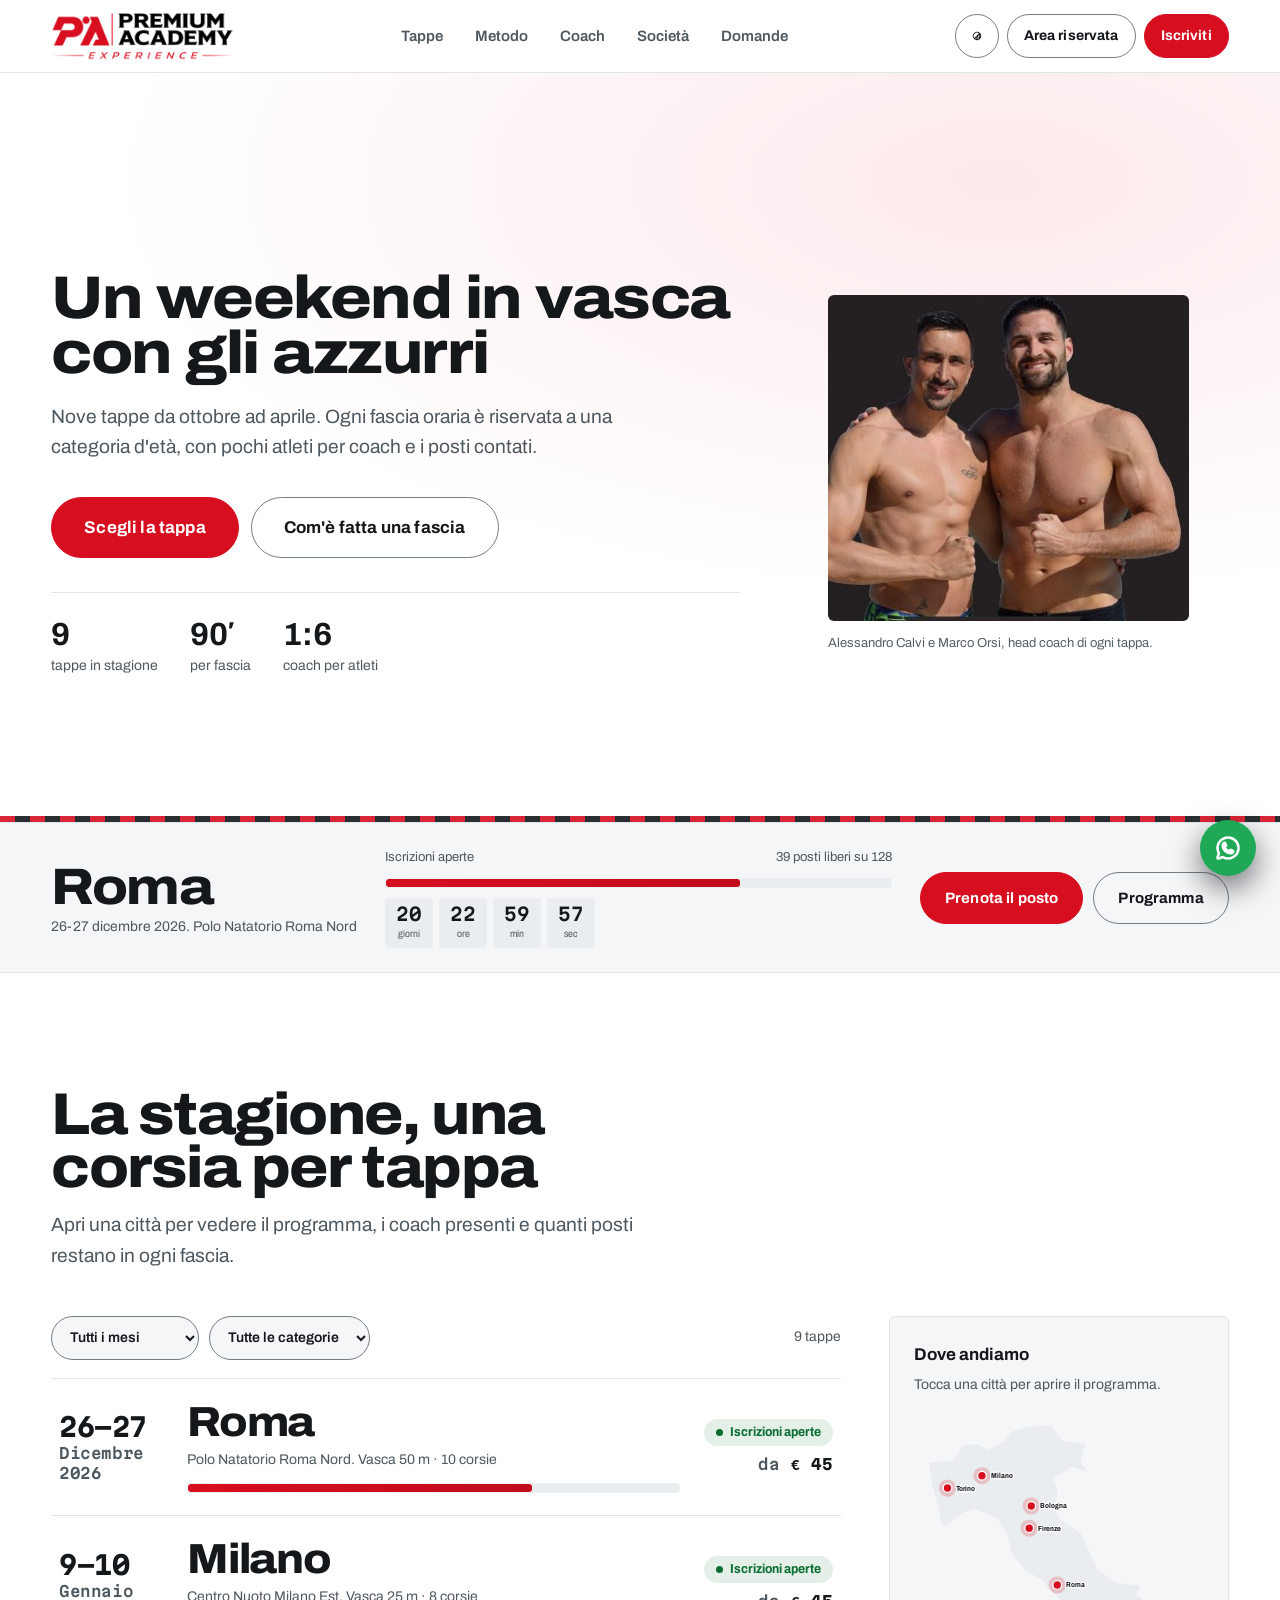
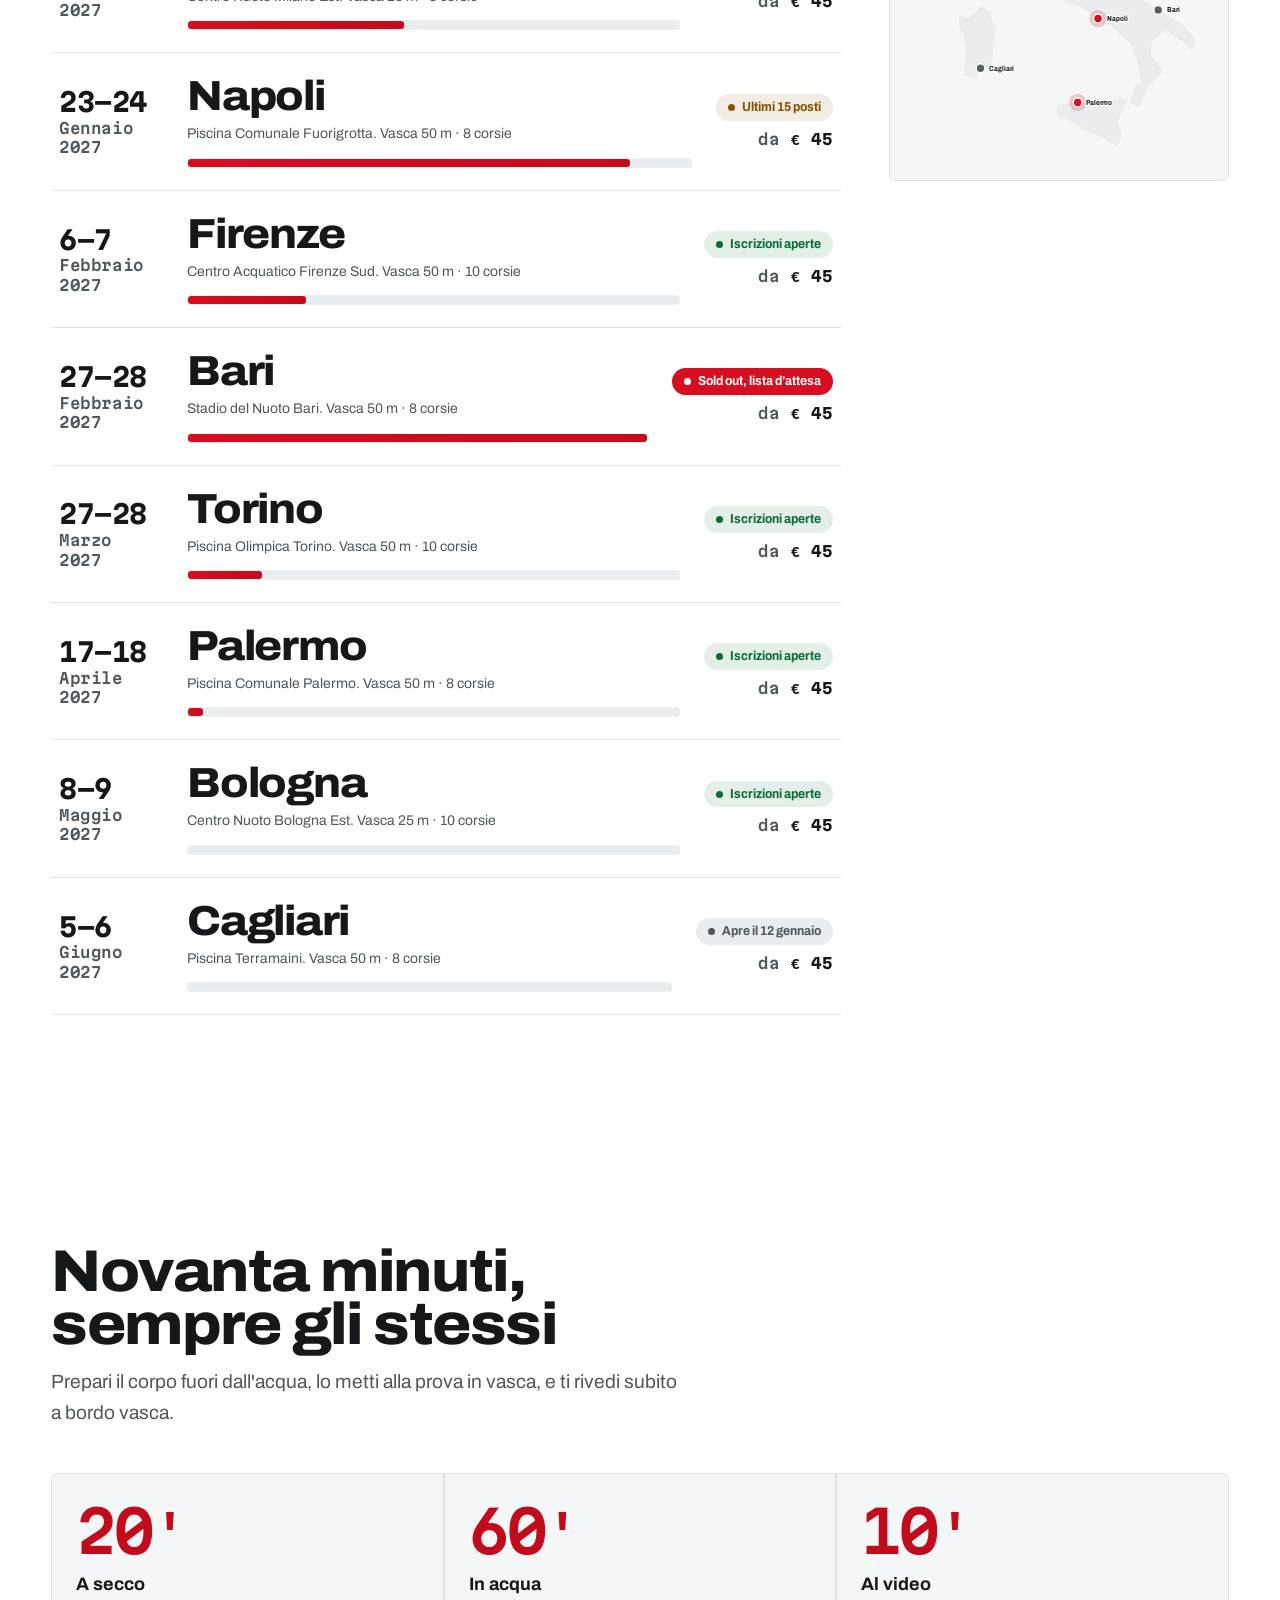
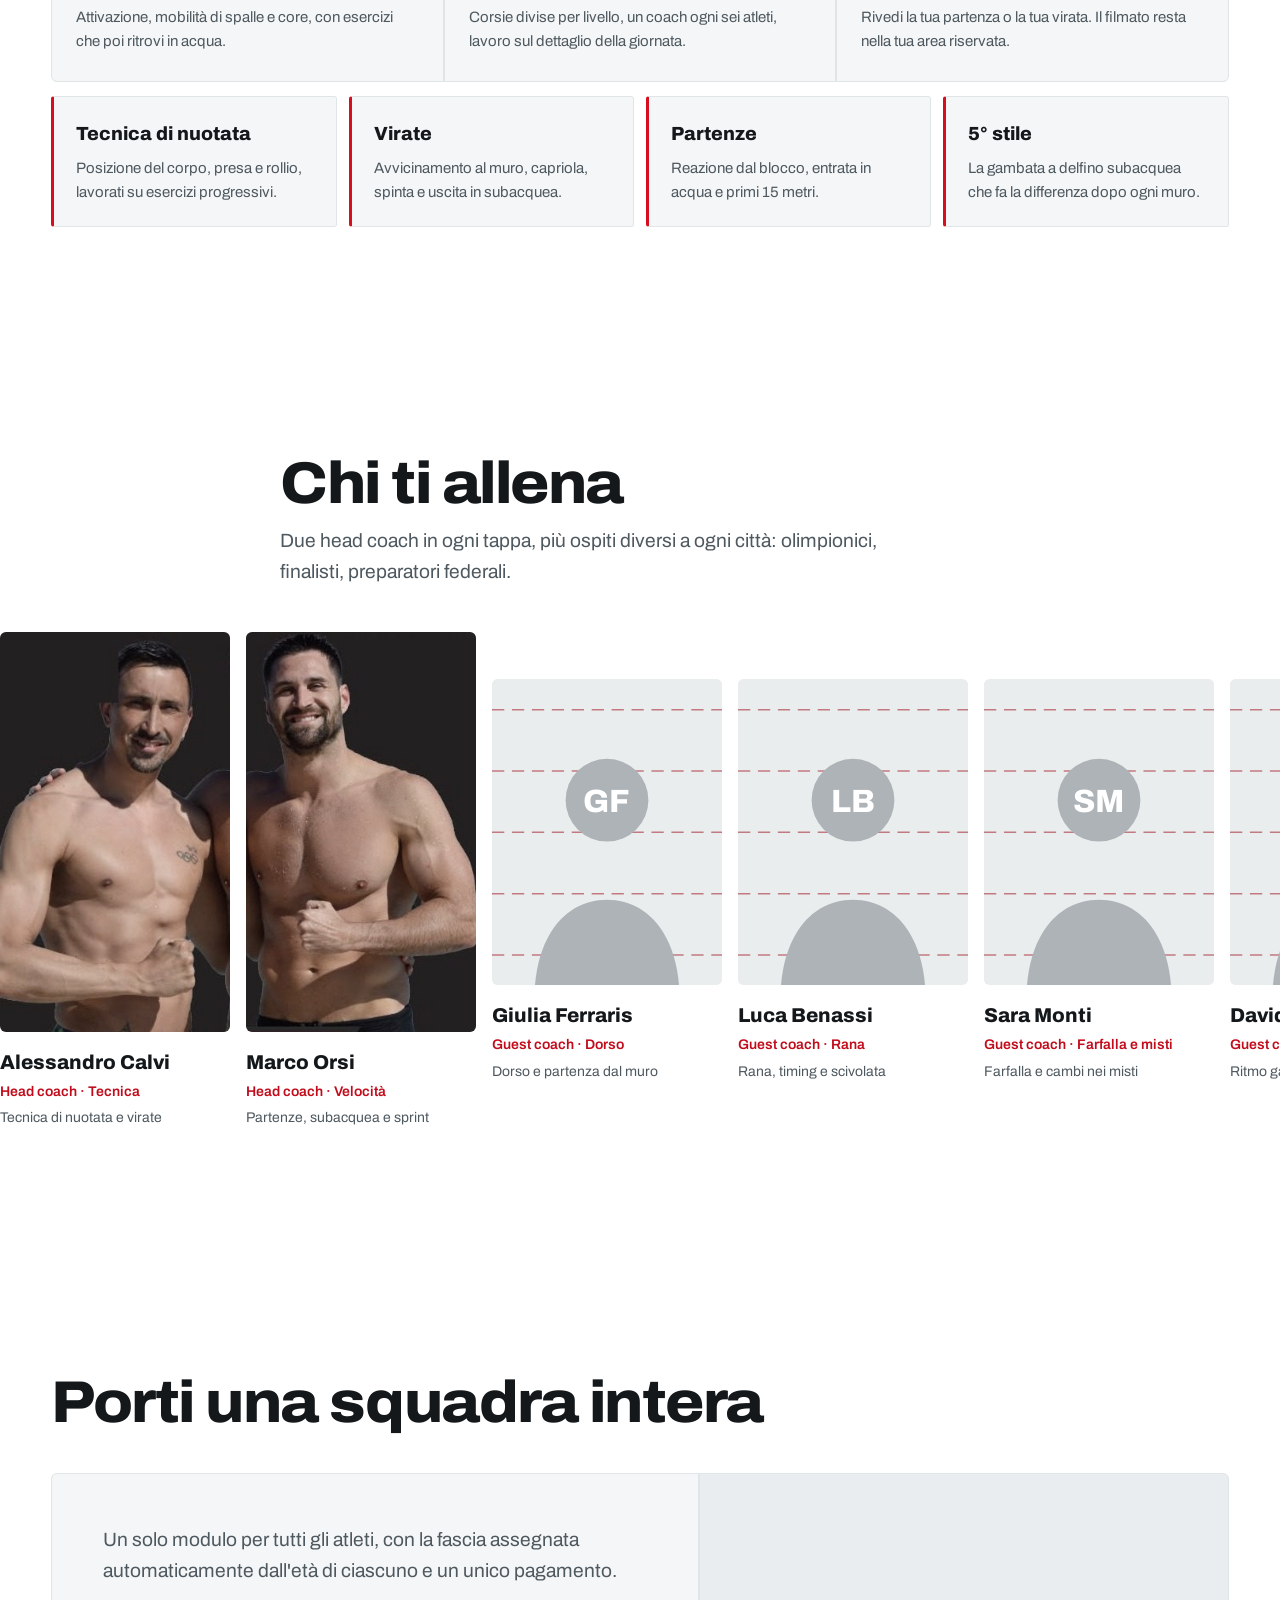
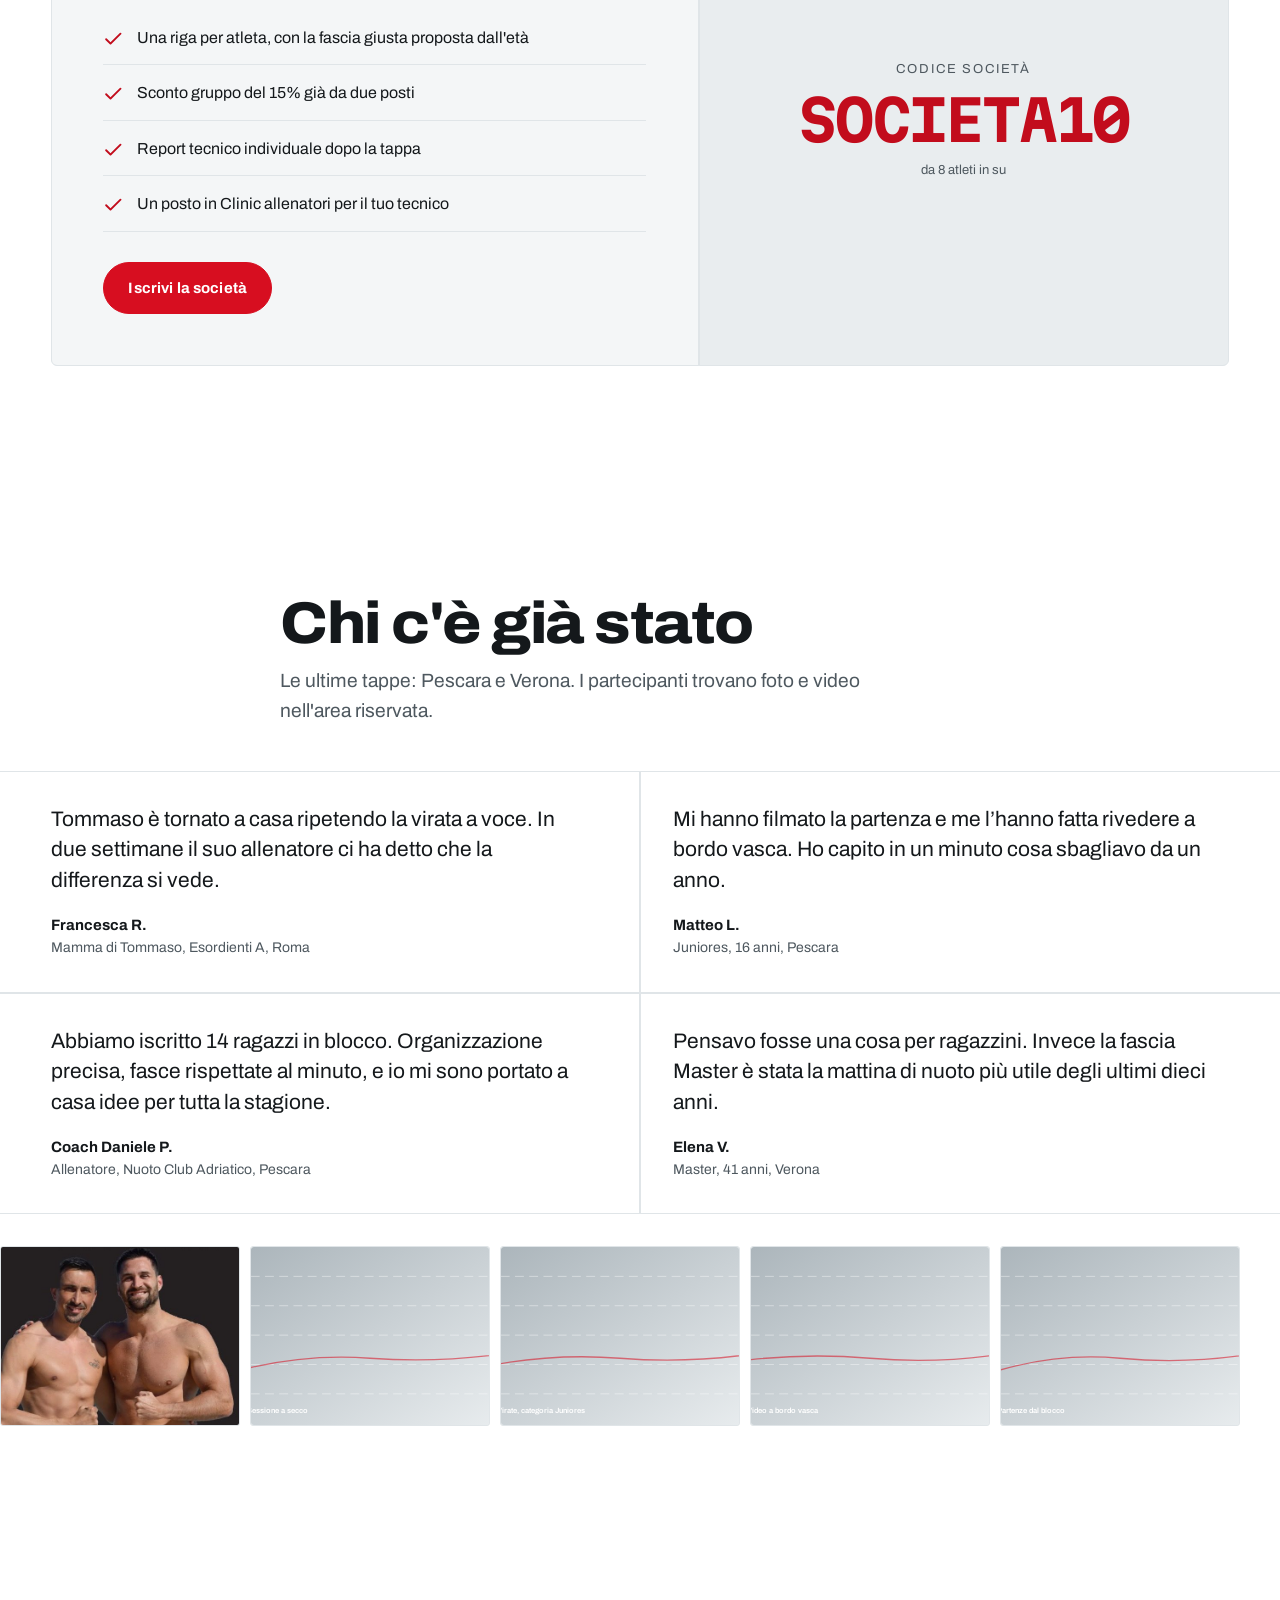
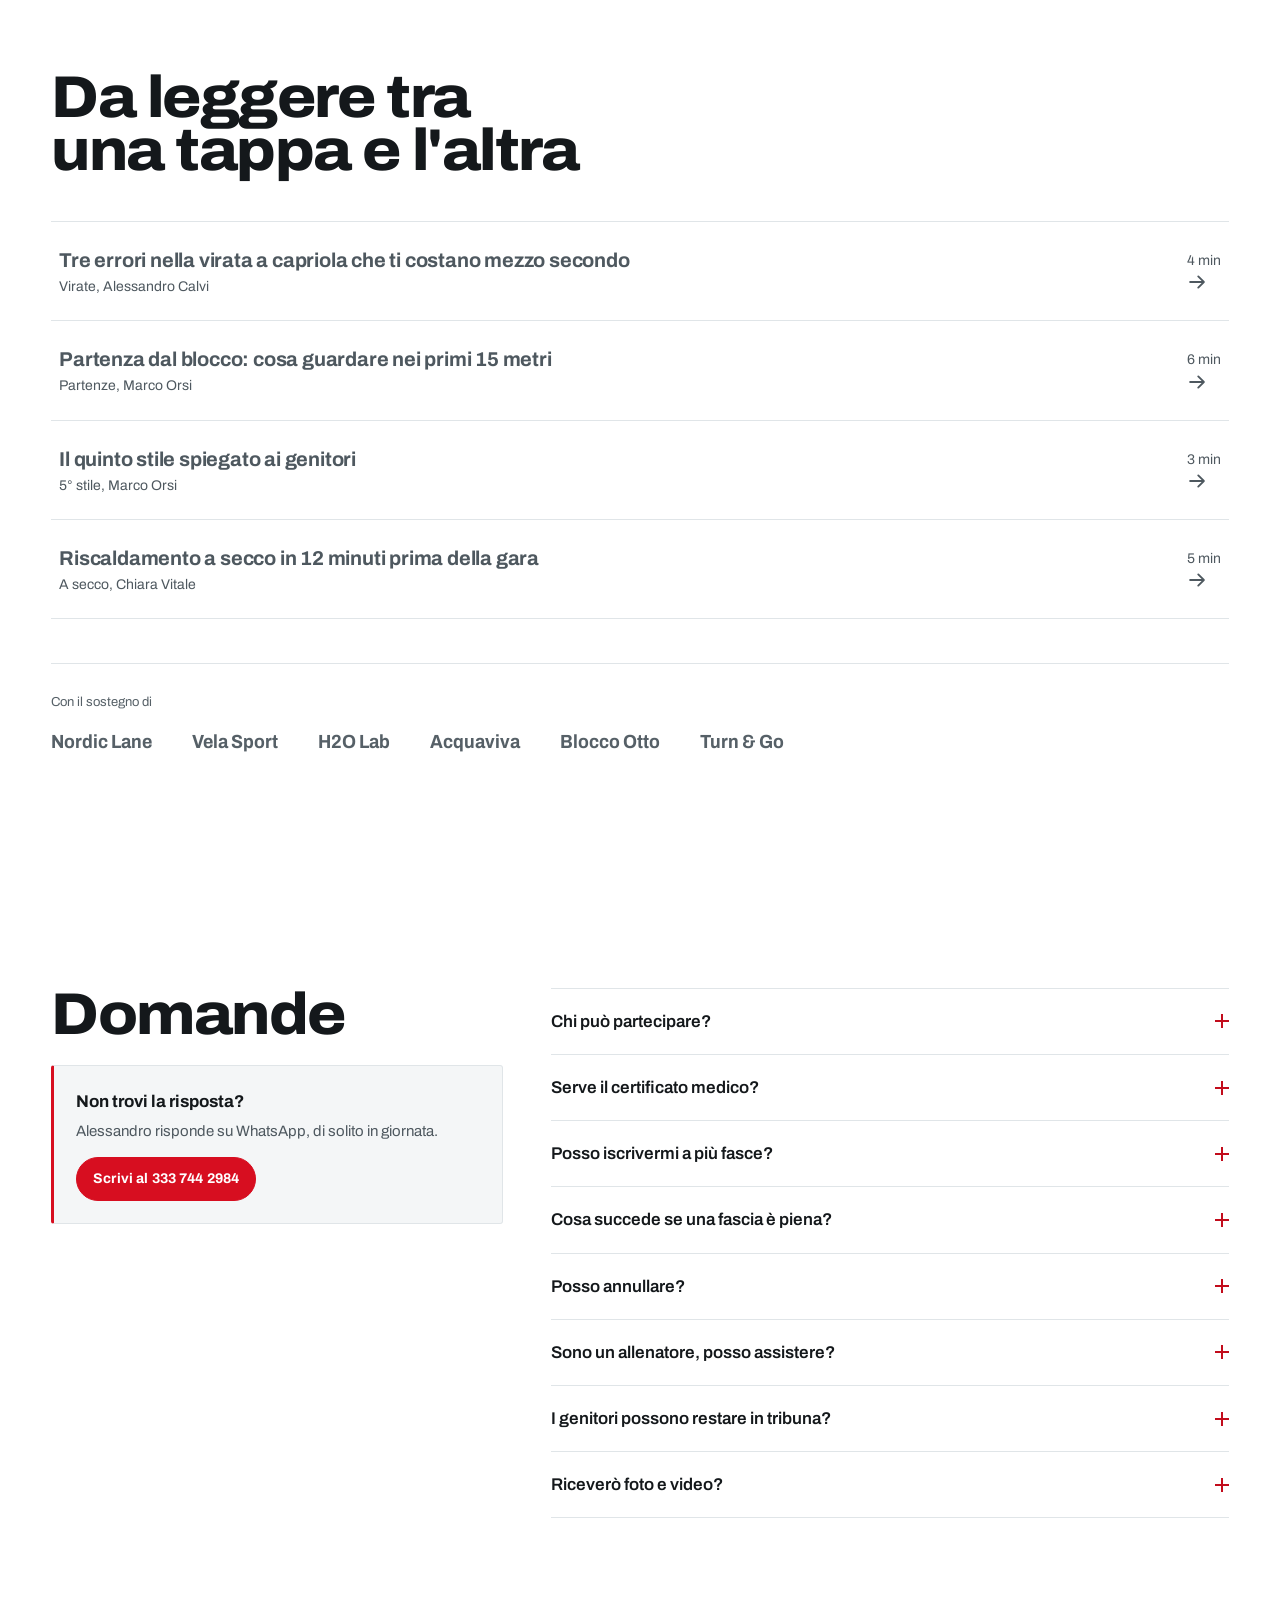
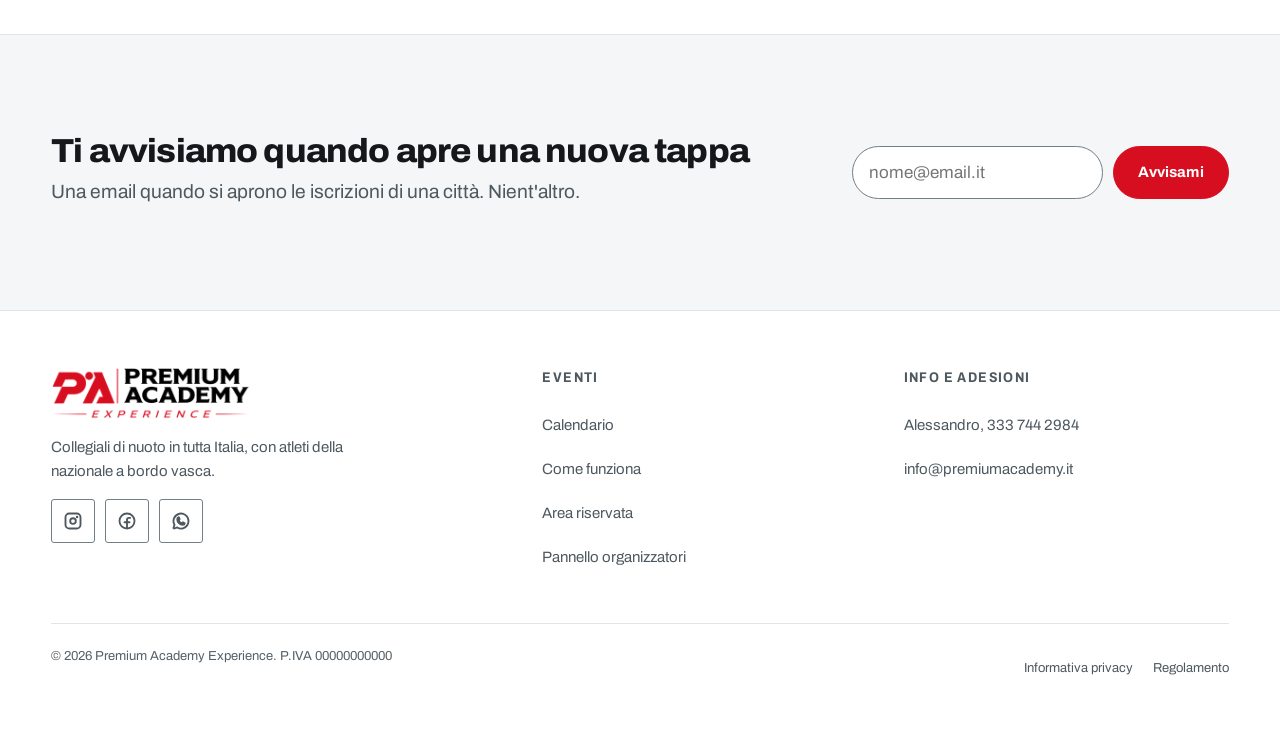
<file: index.html>
<!doctype html>
<html lang="it">
<head>
<meta charset="utf-8">
<meta name="viewport" content="width=device-width, initial-scale=1, viewport-fit=cover">
<meta name="theme-color" content="#ffffff">
<script>try{if(localStorage.getItem("pa-theme")==="dark")document.documentElement.setAttribute("data-theme","dark")}catch(e){}</script>
<title>Premium Academy Experience · Collegiali di nuoto in tutta Italia</title>
<meta name="description" content="Weekend di collegiale con atleti della nazionale, in nove città italiane. Ogni fascia oraria è riservata a una categoria: scegli la tappa e prenota il posto in vasca.">
<link rel="canonical" href="https://premiumacademy.example/">
<meta property="og:type" content="website">
<meta property="og:title" content="Premium Academy Experience">
<meta property="og:description" content="Un weekend in vasca con gli azzurri. Nove tappe in Italia, una fascia oraria per ogni categoria.">
<meta property="og:image" content="assets/img/og.jpg">
<meta property="og:image:width" content="1200"><meta property="og:image:height" content="630">
<meta property="og:locale" content="it_IT">
<meta name="twitter:card" content="summary_large_image">
<link rel="icon" href="assets/img/favicon-64.png" sizes="64x64">
<link rel="apple-touch-icon" href="assets/img/apple-touch-icon.png">
<link rel="preload" href="assets/fonts/archivo-var.woff2" as="font" type="font/woff2" crossorigin>
<link rel="stylesheet" href="assets/css/core.css">
<style>
/* ---------- barra superiore: una riga, massimo 72px ---------- */
.bar { position: sticky; top: 0; z-index: 90; background: var(--bar-bg); backdrop-filter: blur(14px); border-bottom: 1px solid var(--line); }
.bar-in { display: flex; align-items: center; justify-content: space-between; gap: 20px; height: 72px; }
.bar-logo { display: flex; align-items: center; min-height: 44px; flex: none; }
.bar-logo .logo-img { --logo-w: 184px; }
.bar-nav { display: flex; gap: 4px; }
.bar-nav a { display: flex; align-items: center; min-height: 44px; padding: 0 14px; border-radius: var(--r-s); color: var(--text-2); font-weight: 600; font-size: 15px; text-decoration: none; }
.bar-nav a:hover { color: var(--text); background: var(--raised); }
.bar-act { display: flex; align-items: center; gap: 8px; flex: none; }
.nav-theme { display: none; }
.bar-nav .nav-only { display: none; }
.burger { display: none; width: 48px; height: 48px; border: 1px solid var(--line-strong); border-radius: var(--r-s); background: none; cursor: pointer; }
.burger i { display: block; width: 20px; height: 2px; margin: 4px auto; background: var(--text); transition: transform .25s var(--ease), opacity .2s; }
.bar.is-open .burger i:nth-child(1) { transform: translateY(6px) rotate(45deg); }
.bar.is-open .burger i:nth-child(2) { opacity: 0; }
.bar.is-open .burger i:nth-child(3) { transform: translateY(-6px) rotate(-45deg); }
@media (max-width: 920px) {
  .burger { display: block; }
  .bar-nav { position: absolute; left: 0; right: 0; top: 72px; flex-direction: column; gap: 0; padding: 8px var(--gutter) 22px; background: var(--bg); border-bottom: 1px solid var(--line); transform: translateY(-120%); visibility: hidden; transition: transform .3s var(--ease), visibility .3s; }
  .bar.is-open .bar-nav { transform: none; visibility: visible; }
  .bar-nav a { min-height: 52px; font-size: 19px; color: var(--text); }
  .bar-nav .nav-only { display: flex; }
  /* su telefono il commutatore non entra nella barra: vive nel menu */
  .nav-theme { display: flex; align-items: center; gap: 12px; width: 100%; min-height: 52px; margin-top: 10px; padding: 0 14px; border: 1px solid var(--line-strong); border-radius: var(--r-s); background: none; color: var(--text); font-size: 17px; font-weight: 600; cursor: pointer; }
  .nav-theme svg { width: 22px; height: 22px; }
  .bar-act .btn.ghost { display: none; }
  .bar-act .icon-btn { display: none; }
}
@media (max-width: 460px) {
  .bar-in { gap: 10px; }
  .bar-logo .logo-img { --logo-w: 142px; }
  .burger { width: 44px; height: 44px; }
}

/* ---------- hero ---------- */
.hero { position: relative; min-height: 100dvh; display: flex; flex-direction: column; justify-content: center; padding: 60px 0 0; overflow: hidden; }
.hero::before { content: ''; position: absolute; inset: 0; z-index: -2; background: radial-gradient(120% 80% at 78% 12%, var(--hero-wash), transparent 58%); }
.hero-grid { display: grid; grid-template-columns: 1.22fr .78fr; gap: 48px; align-items: center; flex: 1; padding-block: 40px; }
.hero h1 { margin: 0 0 22px; font-size: clamp(34px, 4.7vw, 62px); text-wrap: nowrap; }
@media (max-width: 640px) { .hero h1 { text-wrap: balance; } .hero h1 br { display: none; } }
.hero .lede { margin-bottom: 34px; }
.hero-cta { display: flex; gap: 12px; flex-wrap: wrap; }
.hero-figure { position: relative; }
.hero-figure img { width: 100%; height: auto; border-radius: var(--r-m); background: var(--raised); }
.hero-figure figcaption { margin-top: 12px; font-size: 13px; color: var(--text-3); }
.hero-stats { display: flex; gap: 32px; flex-wrap: wrap; padding: 26px 0 0; border-top: 1px solid var(--line); margin-top: 34px; }
.hero-stats div { font-size: 14px; color: var(--text-2); }
.hero-stats b { display: block; font: 700 32px/1 var(--f-sans); color: var(--text); font-variant-numeric: tabular-nums; font-variation-settings: 'wdth' 100; margin-bottom: 4px; }
@media (max-width: 920px) { .hero-grid { grid-template-columns: 1fr; gap: 30px; } .hero { min-height: 0; padding-bottom: 36px; } .hero-stats { margin-top: 26px; padding-top: 22px; gap: 24px; } }

/* banda della prossima tappa, in fondo all'hero */
.next { background: var(--surface); border-block: 1px solid var(--line); }
.next-in { display: grid; grid-template-columns: auto 1fr auto; gap: 28px; align-items: center; padding: 24px 0; }
.next-city { font-size: clamp(30px, 4vw, 52px); font-weight: 800; line-height: 1; letter-spacing: -.03em; font-variation-settings: 'wdth' 112; }
.next-city small { display: block; margin-top: 7px; font-size: 14px; font-weight: 400; color: var(--text-2); letter-spacing: 0; font-variation-settings: 'wdth' 100; }
.next-mid { display: grid; gap: 10px; }
.next-left { display: flex; justify-content: space-between; font-size: 13px; color: var(--text-2); }
@media (max-width: 860px) { .next-in { grid-template-columns: 1fr; gap: 18px; } .next-in .clock { flex-wrap: wrap; } }

/* ---------- sezioni ---------- */
.sec { padding: clamp(68px, 9vw, 130px) 0; }
.sec-head { display: grid; gap: 16px; margin-bottom: 44px; max-width: 72ch; }
.sec-head h2 { max-width: 20ch; }

/* ---------- la stagione: una corsia per tappa ---------- */
.tools { display: flex; gap: 10px; flex-wrap: wrap; align-items: center; margin-bottom: 8px; }
.tools select { min-height: 44px; padding: 10px 14px; background: var(--surface); color: var(--text); border: 1px solid var(--line-strong); border-radius: var(--r-pill); font-weight: 600; font-size: 14px; }
.tools .count { font-size: 14px; color: var(--text-2); margin-left: auto; }
.season { display: grid; grid-template-columns: 1fr 340px; gap: 48px; align-items: start; }
.lanes { list-style: none; margin: 18px 0 0; padding: 0; }
.lane { position: relative; }
.lane-btn {
  display: grid; grid-template-columns: 104px 1fr auto; gap: 24px; align-items: center;
  width: 100%; padding: 22px 8px; border: 0; border-top: 1px solid var(--line);
  background: none; color: inherit; text-align: left; cursor: pointer;
  transition: background .2s var(--ease), padding .2s var(--ease);
}
.lanes li:last-child .lane-btn { border-bottom: 1px solid var(--line); }
.lane-btn:hover, .lane-btn:focus-visible { background: var(--surface); padding-inline: 16px; }
.lane-date { font: 600 15px/1.3 var(--f-mono); font-variant-numeric: tabular-nums; letter-spacing: -.03em; color: var(--text-2); }
.lane-date b { display: block; font-size: 26px; color: var(--text); }
.lane-main { display: grid; }
.lane-city { display: block; font-size: clamp(27px, 3.4vw, 42px); font-weight: 800; line-height: 1; letter-spacing: -.03em; font-variation-settings: 'wdth' 108; }
.lane-venue { display: block; margin: 6px 0 12px; font-size: 14px; color: var(--text-2); }
.lane-right { display: grid; gap: 9px; justify-items: end; }
.lane-price { font: 600 15px var(--f-mono); color: var(--text-2); font-variant-numeric: tabular-nums; }
.lane-price b { color: var(--text); }
.lane-btn:hover .lane-city { color: var(--red-bright); }
.lane-empty { padding: 36px 0; color: var(--text-2); border-top: 1px solid var(--line); }
.mapbox { position: sticky; top: 96px; padding: 24px; background: var(--surface); border: 1px solid var(--line); border-radius: var(--r-m); }
.mapbox h3 { margin: 0 0 6px; font-size: 17px; font-weight: 700; }
.mapbox p { margin: 0 0 14px; font-size: 14px; color: var(--text-2); }
@media (max-width: 1040px) { .season { grid-template-columns: 1fr; gap: 32px; } .mapbox { position: static; max-width: 460px; } }
@media (max-width: 620px) {
  .lane-btn { grid-template-columns: 1fr auto; gap: 6px 16px; padding: 20px 4px; }
  .lane-date { grid-column: 1; font-size: 13px; }
  .lane-date b { display: inline; font-size: 18px; margin-right: 6px; }
  .lane-main { grid-column: 1 / -1; grid-row: 2; }
  .lane-right { grid-column: 2; grid-row: 1; }
  .lane-price { display: none; }
}

/* ---------- metodo: la fascia in tre tempi ---------- */
.split { display: grid; grid-template-columns: repeat(3, 1fr); gap: 2px; background: var(--line); border: 1px solid var(--line); border-radius: var(--r-m); overflow: hidden; margin-bottom: 14px; }
.split div { padding: 28px 24px; background: var(--surface); }
.split b { display: block; font: 600 clamp(38px, 5vw, 58px)/1 var(--f-mono); letter-spacing: -.05em; color: var(--red-bright); margin-bottom: 10px; }
.split h3 { margin: 0 0 6px; font-size: 18px; font-weight: 700; }
.split p { margin: 0; font-size: 15px; color: var(--text-2); }
.disc { display: grid; grid-template-columns: repeat(4, 1fr); gap: 12px; }
.disc article { padding: 22px; border: 1px solid var(--line); border-left: 3px solid var(--red); border-radius: var(--r-s); background: var(--surface); }
.disc h3 { margin: 0 0 7px; font-size: 19px; font-weight: 800; }
.disc p { margin: 0; font-size: 15px; color: var(--text-2); }
@media (max-width: 900px) { .split { grid-template-columns: 1fr; } .disc { grid-template-columns: 1fr 1fr; } }
@media (max-width: 560px) { .disc { grid-template-columns: 1fr; } }

/* ---------- coach: fila a scorrimento ---------- */
.coachrow { display: grid; grid-auto-flow: column; grid-auto-columns: minmax(230px, 268px); gap: 16px; overflow-x: auto; scroll-snap-type: x mandatory; padding-bottom: 16px; margin-inline: calc(var(--gutter) * -1); padding-inline: var(--gutter); }
.ccard { scroll-snap-align: start; border: 0; padding: 0; background: none; color: inherit; text-align: left; cursor: pointer; }
.ccard .pa-avatar { border-radius: var(--r-m); transition: filter .3s var(--ease); filter: grayscale(.35); }
.ccard:hover .pa-avatar, .ccard:focus-visible .pa-avatar { filter: none; }
.ccard h3 { margin: 14px 0 3px; font-size: 20px; font-weight: 800; }
.ccard p { margin: 0; font-size: 14px; color: var(--text-2); }
.ccard .role { color: var(--red-bright); font-weight: 600; margin-bottom: 4px; }

/* ---------- società ---------- */
.club { display: grid; grid-template-columns: 1.1fr .9fr; gap: 2px; background: var(--line); border: 1px solid var(--line); border-radius: var(--r-m); overflow: hidden; }
.club > div { padding: clamp(28px, 4vw, 52px); background: var(--surface); }
.club ul { list-style: none; margin: 24px 0 30px; padding: 0; display: grid; gap: 1px; }
.club li { padding: 14px 0; border-bottom: 1px solid var(--line); font-size: 16px; display: grid; grid-template-columns: 22px 1fr; gap: 12px; }
.club li svg { color: var(--red-bright); margin-top: 3px; }
.club-code { display: grid; place-content: center; text-align: center; padding: clamp(32px, 4vw, 52px) clamp(24px, 3vw, 40px) !important; background: var(--raised) !important; }
.club-code span { font-size: 13px; color: var(--text-2); letter-spacing: .14em; text-transform: uppercase; }
.club-code b { display: block; margin: 12px 0; font: 700 clamp(34px, 5vw, 56px)/1 var(--f-mono); letter-spacing: -.04em; color: var(--red-bright); }
@media (max-width: 860px) { .club { grid-template-columns: 1fr; } }

/* ---------- voci ---------- */
.quotes { display: grid; grid-template-columns: 1fr 1fr; gap: 2px; background: var(--line); border-block: 1px solid var(--line); }
.quotes figure { margin: 0; padding: 32px var(--gutter); background: var(--bg); }
.quotes figure:nth-child(even) { padding-left: 32px; }
@media (max-width: 760px) { .quotes figure, .quotes figure:nth-child(even) { padding-inline: var(--gutter); } }
.quotes blockquote { margin: 0 0 18px; font-size: clamp(18px, 1.8vw, 21px); line-height: 1.45; }
.quotes figcaption { font-size: 14px; color: var(--text-2); }
.quotes figcaption b { display: block; color: var(--text); font-size: 15px; }
@media (max-width: 760px) { .quotes { grid-template-columns: 1fr; } }
.gallery { display: grid; grid-auto-flow: column; grid-auto-columns: minmax(240px, 320px); gap: 10px; overflow-x: auto; scroll-snap-type: x mandatory; margin: 32px calc(var(--gutter) * -1) 0; padding: 0 var(--gutter) 14px; }
.gallery figure { margin: 0; scroll-snap-align: start; aspect-ratio: 4/3; border-radius: var(--r-s); overflow: hidden; background: var(--raised); border: 1px solid var(--line); }
.gallery img { width: 100%; height: 100%; object-fit: cover; object-position: top; }

/* ---------- consigli e partner ---------- */
.reads { border-top: 1px solid var(--line); }
.reads a { display: grid; grid-template-columns: 1fr auto; gap: 24px; align-items: center; padding: 22px 8px; border-bottom: 1px solid var(--line); text-decoration: none; transition: background .2s var(--ease), padding .2s var(--ease); }
.reads a:hover { background: var(--surface); padding-inline: 16px; }
.reads b { display: block; font-size: 20px; font-weight: 700; letter-spacing: -.01em; }
.reads span { font-size: 14px; color: var(--text-2); }
.reads a:hover b { color: var(--red-bright); }
.partners { display: flex; flex-wrap: wrap; gap: 14px 40px; align-items: center; margin-top: 44px; padding-top: 28px; border-top: 1px solid var(--line); }
.partners p { margin: 0; font-size: 13px; color: var(--text-3); flex: 1 0 100%; }
.partners span { font-size: 19px; font-weight: 700; color: var(--text-3); font-variation-settings: 'wdth' 92; }

/* ---------- domande ---------- */
.faqgrid { display: grid; grid-template-columns: .8fr 1.2fr; gap: 48px; align-items: start; }
.faqgrid .help { padding: 22px; margin-top: 24px; border: 1px solid var(--line); border-left: 3px solid var(--red); border-radius: var(--r-s); background: var(--surface); }
.faqgrid .help b { display: block; margin-bottom: 4px; }
.faqgrid .help p { margin: 0 0 14px; font-size: 15px; color: var(--text-2); }
@media (max-width: 860px) { .faqgrid { grid-template-columns: 1fr; gap: 28px; } }

/* ---------- chiusura e piede ---------- */
.closing { padding: clamp(60px, 8vw, 110px) 0; border-top: 1px solid var(--line); background: var(--surface); }
.closing-in { display: grid; grid-template-columns: 1fr auto; gap: 32px; align-items: center; }
@media (max-width: 760px) { .closing-in { grid-template-columns: 1fr; } }
.foot { padding: 56px 0 40px; border-top: 1px solid var(--line); }
.foot-grid { display: grid; grid-template-columns: 1.4fr 1fr 1fr; gap: 36px; }

.foot h3 { margin: 0 0 14px; font-size: 14px; font-weight: 700; color: var(--text-2); letter-spacing: .1em; text-transform: uppercase; font-variation-settings: 'wdth' 88; }
.foot ul { list-style: none; margin: 0; padding: 0; display: grid; font-size: 15px; }
.foot a { text-decoration: none; color: var(--text-2); display: inline-flex; align-items: center; gap: 9px; min-height: 44px; }
.foot a:hover { color: var(--text); }
.foot .social { display: flex; gap: 10px; margin-top: 16px; }
.foot .social a { width: 44px; height: 44px; display: grid; place-items: center; border: 1px solid var(--line-strong); border-radius: var(--r-s); }
.foot .social a:hover { background: var(--raised); border-color: var(--text-3); }
.legal { display: flex; justify-content: space-between; flex-wrap: wrap; gap: 14px; margin-top: 44px; padding-top: 22px; border-top: 1px solid var(--line); font-size: 13px; color: var(--text-3); }
.legal nav { display: flex; gap: 20px; flex-wrap: wrap; }
.legal nav a { display: inline-flex; align-items: center; min-height: 44px; color: var(--text-2); text-decoration: none; }
.legal nav a:hover { color: var(--text); }
@media (max-width: 760px) { .foot-grid { grid-template-columns: 1fr 1fr; } .foot-grid > :first-child { grid-column: 1 / -1; } }
@media (max-width: 480px) { .foot-grid { grid-template-columns: 1fr; gap: 28px; } }

/* WhatsApp: visibile anche su telefono */
.wa { position: fixed; right: 16px; bottom: 16px; z-index: 80; width: 56px; height: 56px; border-radius: 50%; background: #1fa855; color: #fff; display: grid; place-items: center; box-shadow: 0 12px 30px rgba(3,7,9,.55); }
.wa svg { width: 28px; height: 28px; }
@media (min-width: 921px) { .wa { right: 24px; bottom: 24px; } }
</style>
</head>
<body>
<a class="skip" href="#principale">Vai al contenuto</a>

<header class="bar" id="bar">
  <div class="wrap bar-in">
    <a class="bar-logo" href="#top" aria-label="Premium Academy Experience, torna all'inizio"><span class="logo-img" role="img" aria-label="Premium Academy Experience"></span></a>
    <nav class="bar-nav" id="barnav" aria-label="Principale">
      <a href="#tappe">Tappe</a><a href="#metodo">Metodo</a><a href="#coach">Coach</a><a href="#societa">Società</a><a href="#domande">Domande</a><a href="#" class="nav-only" data-pa="account">Area riservata</a>
      <button class="nav-theme" data-theme-toggle aria-pressed="false"><span data-theme-icon></span><span data-theme-label>Tema scuro</span></button>
    </nav>
    <div class="bar-act">
      <button class="btn ghost sm icon-btn" data-theme-toggle aria-pressed="false" aria-label="Passa al tema scuro" title="Passa al tema scuro"></button>
      <button class="btn ghost sm" data-pa="account">Area riservata</button>
      <button class="btn sm" data-pa="register">Iscriviti</button>
      <button class="burger" id="burger" aria-label="Apri il menu" aria-expanded="false" aria-controls="barnav"><i></i><i></i><i></i></button>
    </div>
  </div>
</header>

<main id="principale">
  <section class="hero" id="top">
    <div class="wrap hero-grid">
      <div>
        <h1 class="d1">Un weekend in vasca <br>con gli azzurri</h1>
        <p class="lede">Nove tappe da ottobre ad aprile. Ogni fascia oraria è riservata a una categoria d'età, con pochi atleti per coach e i posti contati.</p>
        <div class="hero-cta">
          <a class="btn lg" href="#tappe">Scegli la tappa</a>
          <a class="btn ghost lg" href="#metodo">Com'è fatta una fascia</a>
        </div>
        <div class="hero-stats">
          <div><b class="num" id="st-tappe">9</b>tappe in stagione</div>
          <div><b class="num">90′</b>per fascia</div>
          <div><b class="num">1:6</b>coach per atleti</div>
        </div>
      </div>
      <figure class="hero-figure">
        <img src="assets/img/coaches-duo.jpg" alt="Alessandro Calvi e Marco Orsi a bordo vasca" width="560" height="506" fetchpriority="high" decoding="async">
        <figcaption>Alessandro Calvi e Marco Orsi, head coach di ogni tappa.</figcaption>
      </figure>
    </div>
    <hr class="rope">
    <div class="next">
      <div class="wrap next-in" id="next"></div>
    </div>
  </section>

  <section class="sec" id="tappe">
    <div class="wrap">
      <div class="sec-head">
        <h2 class="d2">La stagione, una corsia per tappa</h2>
        <p class="lede">Apri una città per vedere il programma, i coach presenti e quanti posti restano in ogni fascia.</p>
      </div>
      <div class="season">
        <div>
          <div class="tools">
            <label class="sr" for="f-mese">Filtra per mese</label>
            <select id="f-mese"><option value="">Tutti i mesi</option></select>
            <label class="sr" for="f-cat">Filtra per categoria</label>
            <select id="f-cat"><option value="">Tutte le categorie</option></select>
            <span class="count" id="f-count"></span>
          </div>
          <ol class="lanes" id="lanes"></ol>
          <p class="sr" role="status" aria-live="polite" id="lanes-live"></p>
        </div>
        <aside class="mapbox">
          <h3>Dove andiamo</h3>
          <p>Tocca una città per aprire il programma.</p>
          <div id="map"></div>
        </aside>
      </div>
    </div>
  </section>

  <section class="sec" id="metodo">
    <div class="wrap">
      <div class="sec-head">
        <h2 class="d2">Novanta minuti, sempre gli stessi</h2>
        <p class="lede">Prepari il corpo fuori dall'acqua, lo metti alla prova in vasca, e ti rivedi subito a bordo vasca.</p>
      </div>
      <div class="split">
        <div><b>20′</b><h3>A secco</h3><p>Attivazione, mobilità di spalle e core, con esercizi che poi ritrovi in acqua.</p></div>
        <div><b>60′</b><h3>In acqua</h3><p>Corsie divise per livello, un coach ogni sei atleti, lavoro sul dettaglio della giornata.</p></div>
        <div><b>10′</b><h3>Al video</h3><p>Rivedi la tua partenza o la tua virata. Il filmato resta nella tua area riservata.</p></div>
      </div>
      <div class="disc" id="disc"></div>
    </div>
  </section>

  <section class="sec" id="coach">
    <div class="wrap sec-head">
      <h2 class="d2">Chi ti allena</h2>
      <p class="lede">Due head coach in ogni tappa, più ospiti diversi a ogni città: olimpionici, finalisti, preparatori federali.</p>
    </div>
    <div class="wrap"><div class="coachrow" id="coachrow"></div></div>
  </section>

  <section class="sec" id="societa">
    <div class="wrap">
      <div class="sec-head"><h2 class="d2">Porti una squadra intera</h2></div>
      <div class="club">
        <div>
          <p class="lede">Un solo modulo per tutti gli atleti, con la fascia assegnata automaticamente dall'età di ciascuno e un unico pagamento.</p>
          <ul id="clublist"></ul>
          <button class="btn" data-pa="register">Iscrivi la società</button>
        </div>
        <div class="club-code">
          <span>Codice società</span>
          <b>SOCIETA10</b>
          <span class="muted" style="letter-spacing:0;text-transform:none">da 8 atleti in su</span>
        </div>
      </div>
    </div>
  </section>

  <section class="sec" id="voci">
    <div class="wrap sec-head">
      <h2 class="d2">Chi c'è già stato</h2>
      <p class="lede" id="voci-sub"></p>
    </div>
    <div class="quotes" id="quotes"></div>
    <div class="wrap"><div class="gallery" id="gallery"></div></div>
  </section>

  <section class="sec" id="consigli">
    <div class="wrap">
      <div class="sec-head"><h2 class="d2">Da leggere tra una tappa e l'altra</h2></div>
      <div class="reads" id="reads"></div>
      <div class="partners" id="partners"><p>Con il sostegno di</p></div>
    </div>
  </section>

  <section class="sec" id="domande">
    <div class="wrap faqgrid">
      <div>
        <h2 class="d2">Domande</h2>
        <div class="help">
          <b>Non trovi la risposta?</b>
          <p>Alessandro risponde su WhatsApp, di solito in giornata.</p>
          <a class="btn sm" href="https://wa.me/393337442984" target="_blank" rel="noopener">Scrivi al 333 744 2984</a>
        </div>
      </div>
      <div id="faq"></div>
    </div>
  </section>

  <section class="closing">
    <div class="wrap closing-in">
      <div>
        <h2 class="d3">Ti avvisiamo quando apre una nuova tappa</h2>
        <p class="lede" style="margin-top:10px">Una email quando si aprono le iscrizioni di una città. Nient'altro.</p>
      </div>
      <form id="news" style="display:flex;gap:10px;flex-wrap:wrap">
        <label class="sr" for="news-mail">La tua email</label>
        <input id="news-mail" type="email" required placeholder="nome@email.it" style="min-height:48px;min-width:220px;padding:12px 16px;background:var(--bg);color:var(--text);border:1px solid var(--line-strong);border-radius:var(--r-pill)">
        <button class="btn">Avvisami</button>
      </form>
    </div>
  </section>
</main>

<footer class="foot">
  <div class="wrap">
    <div class="foot-grid">
      <div>
        <span class="logo-img" role="img" aria-label="Premium Academy Experience" style="--logo-w:200px;margin-bottom:16px"></span>
        <p class="muted" style="font-size:15px;max-width:34ch;margin:0">Collegiali di nuoto in tutta Italia, con atleti della nazionale a bordo vasca.</p>
        <div class="social">
          <a href="#" aria-label="Instagram"></a>
          <a href="#" aria-label="Facebook"></a>
          <a href="https://wa.me/393337442984" target="_blank" rel="noopener" aria-label="WhatsApp"></a>
        </div>
      </div>
      <div>
        <h3>Eventi</h3>
        <ul>
          <li><a href="#tappe">Calendario</a></li>
          <li><a href="#metodo">Come funziona</a></li>
          <li><a href="#" data-pa="account">Area riservata</a></li>
          <li><a href="admin/">Pannello organizzatori</a></li>
        </ul>
      </div>
      <div>
        <h3>Info e adesioni</h3>
        <ul>
          <li><a href="https://wa.me/393337442984" target="_blank" rel="noopener">Alessandro, 333 744 2984</a></li>
          <li><a href="mailto:info@premiumacademy.it">info@premiumacademy.it</a></li>
        </ul>
      </div>
    </div>
    <div class="legal">
      <span>© <span id="year">2026</span> Premium Academy Experience. P.IVA 00000000000</span>
      <nav aria-label="Documenti"><a href="privacy.html">Informativa privacy</a><a href="regolamento.html">Regolamento</a></nav>
    </div>
  </div>
</footer>

<a class="wa" href="https://wa.me/393337442984" target="_blank" rel="noopener" aria-label="Scrivici su WhatsApp"></a>

<script src="assets/js/theme.js"></script>
<script src="assets/js/data.js"></script>
<script src="assets/js/api.js"></script>
<script src="assets/js/core.js"></script>
<script>
(function () {
  const { D, $, $$, esc, cap1, fmt, eur, cat, coach, icon, eventInfo, slotLeft, italyMap, bindMap, avatar, photo, faqHtml, bindFaq, countdown, clockHtml, toast } = PA;

  /* menu su telefono */
  const bar = $('#bar'), burger = $('#burger');
  burger.onclick = () => {
    const open = bar.classList.toggle('is-open');
    burger.setAttribute('aria-expanded', String(open));
    burger.setAttribute('aria-label', open ? 'Chiudi il menu' : 'Apri il menu');
  };
  $$('#barnav a').forEach(a => a.onclick = () => { bar.classList.remove('is-open'); burger.setAttribute('aria-expanded', 'false'); });

  /* icone nel piede */
  const socials = $$('.foot .social a');
  ['instagram', 'facebook', 'whatsapp'].forEach((n, i) => { if (socials[i]) socials[i].innerHTML = icon(n); });
  $('.wa').innerHTML = icon('whatsapp');
  $('#year').textContent = new Date().getFullYear();

  /* contenuti che non dipendono dall'API */
  $('#disc').innerHTML = D.sessions.map(s => `<article><h3>${esc(s.title)}</h3><p>${esc(s.text)}</p></article>`).join('');
  $('#clublist').innerHTML = [
    'Una riga per atleta, con la fascia giusta proposta dall\'età',
    'Sconto gruppo del 15% già da due posti',
    'Report tecnico individuale dopo la tappa',
    'Un posto in Clinic allenatori per il tuo tecnico'
  ].map(t => `<li>${icon('check')}<span>${esc(t)}</span></li>`).join('');
  $('#quotes').innerHTML = D.testimonials.map(t => `<figure><blockquote>${esc(t.text)}</blockquote><figcaption><b>${esc(t.name)}</b>${esc(t.who)}, ${esc(t.city)}</figcaption></figure>`).join('');
  $('#gallery').innerHTML = `<figure><img src="assets/img/coaches-duo.jpg" alt="I coach a bordo vasca" width="560" height="420" loading="lazy" decoding="async"></figure>`
    + [1, 2, 3, 4].map(i => `<figure>${photo(i * 29, ['Sessione a secco', 'Virate, categoria Juniores', 'Video a bordo vasca', 'Partenze dal blocco'][i - 1])}</figure>`).join('');
  $('#reads').innerHTML = D.articles.map(a => `<a href="#" data-read><span><b>${esc(a.title)}</b><span>${esc(a.tag)}, ${esc(coach(a.coach).name)}</span></span><span>${a.min} min ${icon('arrow')}</span></a>`).join('');
  $$('#reads a').forEach(a => a.onclick = e => { e.preventDefault(); toast('Nel prototipo gli articoli non sono ancora scritti'); });
  $('#partners').insertAdjacentHTML('beforeend', D.sponsors.map(s => `<span>${esc(s)}</span>`).join(''));
  $('#faq').innerHTML = faqHtml(); bindFaq($('#faq'));

  $('#news').onsubmit = e => {
    e.preventDefault();
    const i = $('#news-mail');
    if (!/^[^\s@]+@[^\s@]+\.[a-z]{2,}$/i.test(i.value.trim())) { toast('Controlla l\'indirizzo email', true); i.focus(); return; }
    i.value = ''; toast('Fatto. Ti scriviamo alla prossima apertura');
  };

  /* ---- contenuti che arrivano dall'API ---- */
  let stopClock = null;

  function paintNext() {
    const n = PA.nextOpen(); if (!n) return;
    const i = eventInfo(n);
    $('#next').innerHTML = `
      <div class="next-city">${esc(n.city)}<small>${fmt.range(n)}. ${esc(n.venue)}</small></div>
      <div class="next-mid">
        <div class="next-left"><span>${esc(i.label)}</span><span class="num">${i.left} posti liberi su ${i.cap}</span></div>
        <div class="fill"><i style="--w:${i.pct}%"></i></div>
        <div class="clock sm" id="next-clock" aria-label="Tempo che manca alla prossima tappa"></div>
      </div>
      <div style="display:flex;gap:10px;flex-wrap:wrap"><button class="btn" data-pa="register" data-id="${n.id}">Prenota il posto</button><button class="btn ghost" data-pa="event" data-id="${n.id}">Programma</button></div>`;
    if (stopClock) stopClock();
    stopClock = countdown(n.startDate, v => { const el = $('#next-clock'); if (el) el.innerHTML = clockHtml(v); });
    $('#st-tappe').textContent = PA.upcoming().length;
    const lp = PA.past()[0];
    $('#voci-sub').textContent = lp ? `Le ultime tappe: ${PA.past().map(e => e.city).join(' e ')}. I partecipanti trovano foto e video nell'area riservata.` : '';
  }

  function paintCoaches() {
    $('#coachrow').innerHTML = D.coaches.map(c => {
      const ev = PA.upcoming().find(e => e.coaches.includes(c.id)) || PA.nextOpen();
      return `<button class="ccard" data-pa="event" data-id="${ev ? ev.id : ''}" data-tab="coach">
        ${avatar(c)}<h3>${esc(c.name)}</h3><p class="role">${esc(c.role)}</p><p>${esc(c.focus)}</p></button>`;
    }).join('');
  }

  function paintLanes() {
    const list = PA.filter({ month: $('#f-mese').value, category: $('#f-cat').value });
    $('#f-count').textContent = `${list.length} ${list.length === 1 ? 'tappa' : 'tappe'}`;
    $('#lanes-live').textContent = `${list.length} ${list.length === 1 ? 'tappa trovata' : 'tappe trovate'}`;
    $('#lanes').innerHTML = list.length ? list.map(e => {
      const i = eventInfo(e);
      return `<li class="lane"><button class="lane-btn" data-pa="event" data-id="${e.id}">
        <span class="lane-date"><b>${e.startDate.getDate()}-${new Date(e.endDate).getDate()}</b>${esc(cap1(fmt.month(e.start)))} ${e.startDate.getFullYear()}</span>
        <span class="lane-main">
          <span class="lane-city">${esc(e.city)}</span>
          <span class="lane-venue">${esc(e.venue)}. ${esc(e.pool)}</span>
          <span class="fill"><i style="--w:${i.pct}%"></i></span>
        </span>
        <span class="lane-right"><span class="badge is-${i.status}">${esc(i.label)}</span><span class="lane-price">da <b>${eur(i.priceFrom)}</b></span></span>
      </button></li>`;
    }).join('') : `<li class="lane-empty">Nessuna tappa con questi filtri. <button class="link" id="f-reset">Mostra tutte le tappe</button></li>`;
    const r = $('#f-reset');
    if (r) r.onclick = () => { $('#f-mese').value = ''; $('#f-cat').value = ''; paintLanes(); };
    $$('.pa-pin').forEach(p => p.style.opacity = list.some(e => e.id === p.dataset.event) ? 1 : .3);
    $$('.lane-btn').forEach(b => b.addEventListener('mouseenter', () => {
      $$('.pa-pin').forEach(p => p.classList.toggle('is-active', p.dataset.event === b.dataset.id));
    }));
  }

  function skeleton() {
    $('#lanes').innerHTML = [1, 2, 3, 4].map(() => '<li><div class="skel skel-lane"></div></li>').join('');
  }

  /* L'unica animazione non richiesta dall'utente: la corsia che si riempie
     quando entra in vista. Mostra il dato, non decora. Niente comparse di
     sezione, che sono rumore e lasciano la pagina vuota se lo script salta. */
  let fillIO = null;
  function animateFills(root) {
    if (matchMedia('(prefers-reduced-motion: reduce)').matches) return;
    if (!('IntersectionObserver' in window)) return;
    if (!fillIO) fillIO = new IntersectionObserver(es => es.forEach(e => {
      if (!e.isIntersecting) return;
      const i = e.target, w = i.style.getPropertyValue('--w');
      i.style.setProperty('--w', '0%');
      requestAnimationFrame(() => requestAnimationFrame(() => i.style.setProperty('--w', w)));
      fillIO.unobserve(i);
    }), { rootMargin: '0px 0px -10%' });
    $$('.fill > i', root || document).forEach(i => fillIO.observe(i));
  }

  async function start() {
    skeleton();
    try { await PA.load(); }
    catch (err) {
      $('#lanes').innerHTML = `<li class="lane-empty">Non riesco a caricare il calendario. <button class="link" id="f-retry">Riprova</button></li>`;
      $('#f-retry').onclick = start; return;
    }
    PA.months().forEach(m => $('#f-mese').insertAdjacentHTML('beforeend', `<option value="${m.key}">${esc(m.label)}</option>`));
    D.categories.forEach(c => $('#f-cat').insertAdjacentHTML('beforeend', `<option value="${c.id}">${esc(c.label)}</option>`));
    ['#f-mese', '#f-cat'].forEach(s => $(s).onchange = paintLanes);
    $('#map').innerHTML = italyMap(); bindMap($('#map'));
    paintNext(); paintCoaches(); paintLanes(); animateFills();
    const h = location.hash.match(/evento=([\w-]+)/);
    if (h) setTimeout(() => PA.openEvent(h[1]), 250);
  }

  /* dopo un'iscrizione la pagina si aggiorna: i posti sono cambiati */
  document.addEventListener('pa:registered', async () => {
    try { await PA.load(true); paintNext(); paintLanes(); animateFills(); $('#map').innerHTML = italyMap(); bindMap($('#map')); } catch (e) { }
  });

  start();
})();
</script>
</body>
</html>
</file>
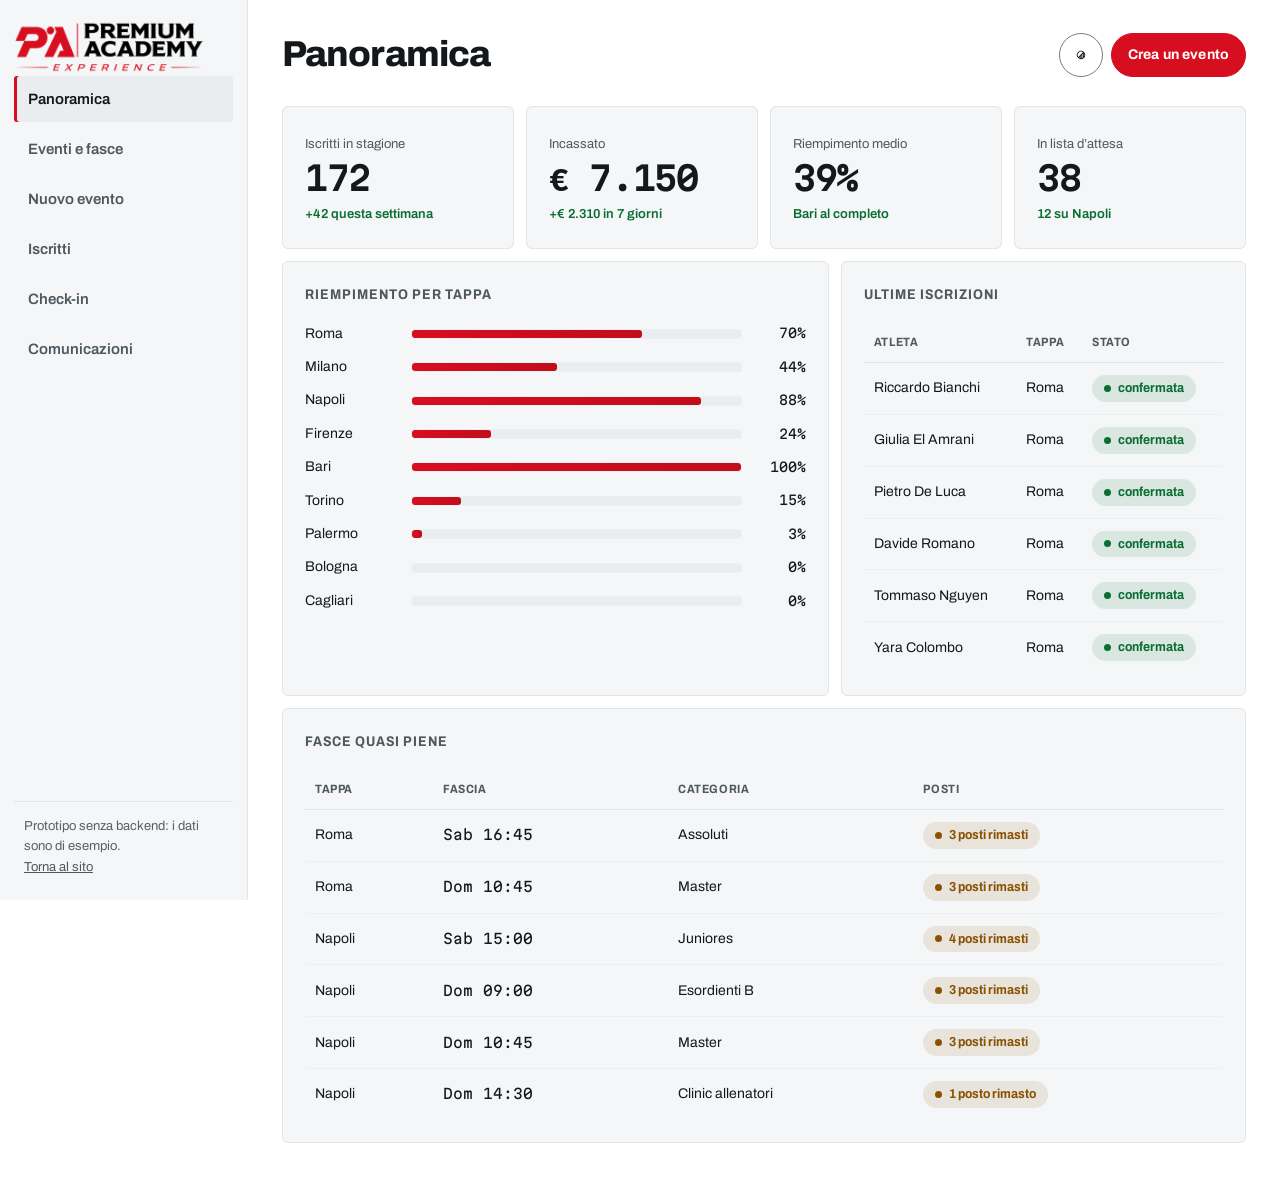
<file: admin/index.html>
<!doctype html>
<html lang="it">
<head>
<meta charset="utf-8">
<meta name="viewport" content="width=device-width, initial-scale=1, viewport-fit=cover">
<meta name="theme-color" content="#ffffff">
<script>try{if(localStorage.getItem("pa-theme")==="dark")document.documentElement.setAttribute("data-theme","dark")}catch(e){}</script>
<title>Pannello organizzatori · Premium Academy Experience</title>
<meta name="description" content="Panoramica delle tappe, gestione delle fasce, elenco iscritti, check-in con QR e comunicazioni.">
<meta name="robots" content="noindex">
<link rel="icon" href="../assets/img/favicon-64.png" sizes="64x64">
<link rel="preload" href="../assets/fonts/archivo-var.woff2" as="font" type="font/woff2" crossorigin>
<link rel="stylesheet" href="../assets/css/core.css">
<style>
.shell { display: grid; grid-template-columns: 248px 1fr; min-height: 100dvh; }
.card { min-width: 0; }
.side { min-width: 0; position: sticky; top: 0; height: 100dvh; padding: 22px 14px; display: flex; flex-direction: column; gap: 4px; border-right: 1px solid var(--line); background: var(--surface); }
.side img { width: 178px; margin: 2px 8px 26px; }
.side button { display: block; width: 100%; min-height: 44px; padding: 11px 14px; border: 0; border-radius: var(--r-s); background: none; color: var(--text-2); font-weight: 600; font-size: 15px; text-align: left; cursor: pointer; }
.side button:hover { background: var(--raised); color: var(--text); }
.side button[aria-current] { background: var(--raised); color: var(--text); box-shadow: inset 3px 0 0 var(--red); }
.side .bottom { margin-top: auto; padding: 14px 10px 0; border-top: 1px solid var(--line); font-size: 13px; color: var(--text-3); }
.side .bottom a { color: var(--text-2); }
main { padding: 26px clamp(18px, 3vw, 34px) 60px; min-width: 0; }
.head { display: flex; justify-content: space-between; align-items: center; gap: 18px; flex-wrap: wrap; margin-bottom: 22px; }
.head h1 { margin: 0; font-size: clamp(27px, 3vw, 36px); font-weight: 800; letter-spacing: -.025em; }
.card { background: var(--surface); border: 1px solid var(--line); border-radius: var(--r-m); padding: 22px; }
.card h2 { margin: 0 0 16px; font-size: 14px; font-weight: 700; color: var(--text-2); letter-spacing: .07em; text-transform: uppercase; font-variation-settings: 'wdth' 88; }
.kpis { display: grid; grid-template-columns: repeat(4, 1fr); gap: 12px; margin-bottom: 12px; }
.kpi b { display: block; margin: 6px 0 4px; font: 600 clamp(26px, 2.6vw, 34px)/1 var(--f-mono); font-variant-numeric: tabular-nums; letter-spacing: -.04em; }
.kpi small { color: var(--text-2); font-size: 13px; }
.kpi .delta { color: var(--go); font-size: 13px; font-weight: 600; }
.g2 { display: grid; grid-template-columns: 1.35fr 1fr; gap: 12px; margin-bottom: 12px; }
.bars { display: grid; gap: 11px; }
.bars div { display: grid; grid-template-columns: 94px 1fr 52px; gap: 12px; align-items: center; font-size: 14px; }
.bars em { font-style: normal; text-align: right; font-family: var(--f-mono); font-variant-numeric: tabular-nums; font-size: 13px; }
table { width: 100%; border-collapse: collapse; font-size: 14px; }
th { text-align: left; padding: 10px 10px; border-bottom: 1px solid var(--line); color: var(--text-2); font-size: 12px; font-weight: 700; letter-spacing: .05em; text-transform: uppercase; white-space: nowrap; font-variation-settings: 'wdth' 88; }
td { padding: 12px 10px; border-bottom: 1px solid var(--line-soft); vertical-align: middle; }
tr:last-child td { border-bottom: 0; }
td.num, th.num { font-family: var(--f-mono); font-variant-numeric: tabular-nums; }
.tw { overflow-x: auto; }
.view { display: none; }
.view.is-on { display: block; }
.tools { display: flex; gap: 10px; flex-wrap: wrap; margin-bottom: 14px; }
.tools input, .tools select { min-height: 44px; padding: 11px 14px; background: var(--bg); color: var(--text); border: 1px solid var(--line-strong); border-radius: var(--r-s); font-size: 15px; }
.tools input { flex: 1 1 240px; }
.form { display: grid; grid-template-columns: 1fr 1fr; gap: 0 16px; }
.form .span-all { grid-column: 1 / -1; }
.form textarea { min-height: 96px; resize: vertical; }
.scan { display: grid; grid-template-columns: 260px 1fr; gap: 26px; align-items: start; }
.cam { aspect-ratio: 1; border-radius: var(--r-m); background: var(--bg); border: 1px solid var(--line); position: relative; overflow: hidden; display: grid; place-items: center; color: var(--text-2); font-size: 14px; }
.cam::before { content: ''; position: absolute; inset: 17%; border: 2px solid var(--red); border-radius: var(--r-s); }
.cam::after { content: ''; position: absolute; left: 17%; right: 17%; top: 20%; height: 2px; background: var(--red-bright); animation: scan 2.4s ease-in-out infinite alternate; }
@keyframes scan { to { top: 80% } }
.log { list-style: none; margin: 18px 0 0; padding: 0; }
.log li { display: flex; justify-content: space-between; align-items: center; gap: 12px; padding: 12px 0; border-bottom: 1px solid var(--line-soft); }
.log b { display: block; }
.log small { color: var(--text-2); }
@media (max-width: 1040px) { .kpis { grid-template-columns: 1fr 1fr; } .g2, .scan { grid-template-columns: 1fr; } }
@media (max-width: 860px) {
  .shell { grid-template-columns: 1fr; }
  .side { position: static; height: auto; width: auto; flex-direction: row; overflow-x: auto; padding: 10px 12px; border-right: 0; border-bottom: 1px solid var(--line); gap: 6px; scrollbar-width: none; }
  .side::-webkit-scrollbar { display: none; }
  .side img, .side .bottom { display: none; }
  .side button { width: auto; white-space: nowrap; padding: 11px 16px; }
  .side button[aria-current] { box-shadow: none; background: var(--red); color: #fff; }
  main { padding: 18px 16px 50px; }
  .form { grid-template-columns: 1fr; }
}
</style>
</head>
<body>
<a class="skip" href="#admin-main">Vai al contenuto</a>
<div class="shell">
  <nav class="side" aria-label="Sezioni del pannello">
    <span class="logo-img" role="img" aria-label="Premium Academy Experience"></span>
    <button data-v="dash" aria-current="page">Panoramica</button>
    <button data-v="fasce">Eventi e fasce</button>
    <button data-v="nuovo">Nuovo evento</button>
    <button data-v="iscritti">Iscritti</button>
    <button data-v="checkin">Check-in</button>
    <button data-v="comunica">Comunicazioni</button>
    <div class="bottom">Prototipo senza backend: i dati sono di esempio.<br><a href="../index.html">Torna al sito</a></div>
  </nav>

  <main id="admin-main">
    <section class="view is-on" data-view="dash">
      <div class="head"><h1>Panoramica</h1><div style="display:flex;gap:8px;align-items:center"><button class="btn ghost sm icon-btn" data-theme-toggle aria-pressed="false" aria-label="Passa al tema scuro" title="Passa al tema scuro"></button><button class="btn sm" data-goto="nuovo">Crea un evento</button></div></div>
      <div class="kpis" id="kpis"></div>
      <div class="g2">
        <div class="card"><h2>Riempimento per tappa</h2><div class="bars" id="bars"></div></div>
        <div class="card"><h2>Ultime iscrizioni</h2><div class="tw"><table id="last"></table></div></div>
      </div>
      <div class="card"><h2>Fasce quasi piene</h2><div class="tw"><table id="hot"></table></div></div>
    </section>

    <section class="view" data-view="fasce">
      <div class="head"><h1>Eventi e fasce</h1>
        <label class="sr" for="evsel">Evento</label>
        <select id="evsel" class="tools" style="min-height:44px;padding:11px 14px;background:var(--surface);color:var(--text);border:1px solid var(--line-strong);border-radius:var(--r-s)"></select>
      </div>
      <div class="card"><div class="tw"><table id="slots"></table></div></div>
    </section>

    <section class="view" data-view="nuovo">
      <div class="head"><h1>Nuovo evento</h1></div>
      <form class="card form" id="newev">
        <label class="field"><span>Città</span><input required name="city" placeholder="Es. Genova"></label>
        <label class="field"><span>Regione</span><input required name="region" placeholder="Es. Liguria"></label>
        <label class="field"><span>Struttura</span><input required name="venue" placeholder="Nome della piscina"></label>
        <label class="field"><span>Vasca</span><select name="pool"><option>Vasca 25 m</option><option>Vasca 50 m</option></select></label>
        <label class="field"><span>Primo giorno</span><input type="date" lang="it" required name="start"></label>
        <label class="field"><span>Apertura iscrizioni</span><input type="date" lang="it" name="opens"></label>
        <fieldset class="field span-all" style="border:0;padding:0;margin:0 0 16px"><legend style="font-size:13px;font-weight:600;color:var(--text-2);padding:0 0 7px">Coach presenti</legend>
          <div style="display:flex;gap:16px;flex-wrap:wrap" id="coachchk"></div></fieldset>
        <label class="check span-all"><input type="checkbox" checked name="tpl"> <span>Usa il modello standard: 7 fasce su sabato e domenica</span></label>
        <label class="field span-all"><span>Note per i partecipanti</span><textarea name="note" placeholder="Parcheggio, hotel convenzionati, indicazioni particolari"></textarea></label>
        <div class="span-all"><button class="btn">Pubblica l'evento</button></div>
      </form>
    </section>

    <section class="view" data-view="iscritti">
      <div class="head"><h1>Iscritti</h1><button class="btn sm" id="csv">Esporta in CSV</button></div>
      <div class="tools">
        <label class="sr" for="sq">Cerca</label>
        <input id="sq" type="search" placeholder="Cerca atleta, società o codice">
        <label class="sr" for="se">Evento</label>
        <select id="se"><option value="">Tutti gli eventi</option></select>
      </div>
      <div class="card"><div class="tw"><table id="regs"></table></div><p class="sr" role="status" aria-live="polite" id="regs-live"></p></div>
    </section>

    <section class="view" data-view="checkin">
      <div class="head"><h1>Check-in</h1></div>
      <div class="card scan">
        <div class="cam">Inquadra il QR del pass</div>
        <div>
          <h2 style="margin-top:0">Oppure digita il codice</h2>
          <form class="tools" id="ci"><label class="sr" for="cicode">Codice del pass</label><input id="cicode" placeholder="PA-XXXX" autocomplete="off"><button class="btn">Registra l'ingresso</button></form>
          <p class="muted" style="font-size:14px;margin:0">Prova con uno dei codici che trovi nella tabella degli iscritti.</p>
          <ul class="log" id="log"></ul>
        </div>
      </div>
    </section>

    <section class="view" data-view="comunica">
      <div class="head"><h1>Comunicazioni</h1></div>
      <form class="card form" id="msg">
        <label class="field"><span>Destinatari</span><select id="to"></select></label>
        <label class="field"><span>Canale</span><select><option>Email</option><option>WhatsApp</option><option>SMS</option></select></label>
        <label class="field span-all"><span>Oggetto</span><input value="Promemoria: check-in 30 minuti prima della fascia"></label>
        <label class="field span-all"><span>Messaggio</span><textarea rows="6">Ciao, ti ricordiamo che il check-in apre 30 minuti prima della tua fascia. Porta costume, cuffia, occhialini e il QR dell'iscrizione. A presto in vasca.</textarea></label>
        <div class="span-all"><button class="btn">Invia</button></div>
      </form>
    </section>
  </main>
</div>

<script src="../assets/js/theme.js"></script>
<script src="../assets/js/data.js"></script>
<script src="../assets/js/api.js"></script>
<script src="../assets/js/core.js"></script>
<script>
(function () {
  const { D, $, $$, esc, cap1, fmt, eur, cat, eventInfo, slotLeft, toast } = PA;

  const go = v => {
    $$('.view').forEach(s => s.classList.toggle('is-on', s.dataset.view === v));
    $$('.side button').forEach(b => b.dataset.v === v ? b.setAttribute('aria-current', 'page') : b.removeAttribute('aria-current'));
    window.scrollTo(0, 0);
  };
  $$('[data-v]').forEach(b => b.onclick = () => go(b.dataset.v));
  $$('[data-goto]').forEach(b => b.onclick = () => go(b.dataset.goto));

  const NOMI = ['Tommaso', 'Giulia', 'Matteo', 'Sofia', 'Leonardo', 'Aurora', 'Francesco', 'Alice', 'Lorenzo', 'Emma', 'Riccardo', 'Ginevra', 'Davide', 'Chiara', 'Pietro', 'Nour', 'Samuele', 'Yara'];
  const COGN = ['Rossi', 'Bianchi', 'Romano', 'Colombo', 'Ricci', 'Marino', 'Greco', 'Bruno', 'Gallo', 'Conti', 'De Luca', 'Costa', 'Fontana', 'Esposito', 'El Amrani', 'Nguyen'];
  const SOC = ['Nuoto Club Roma', 'Aquatica Milano', 'Rari Nantes Napoli', 'Firenze Nuoto', 'Swim Team Bari', 'Nessuna'];
  let seed = 7; const rnd = () => (seed = (seed * 9301 + 49297) % 233280) / 233280;
  let regs = [];

  function buildRegs() {
    regs = [];
    PA.upcoming().forEach(e => e.slots.forEach(s => {
      const taken = s.cap - slotLeft(s);
      for (let i = 0; i < Math.min(taken, 4); i++) {
        regs.push({
          code: 'PA-' + Math.floor(rnd() * 46656).toString(36).toUpperCase().padStart(4, '0'),
          athlete: NOMI[rnd() * NOMI.length | 0] + ' ' + COGN[rnd() * COGN.length | 0],
          society: SOC[rnd() * SOC.length | 0],
          eventId: e.id, slotId: s.id, paid: s.price,
          status: rnd() > .12 ? 'confermata' : 'certificato mancante', checked: false
        });
      }
    }));
  }

  const ev = id => PA.byId(id);
  const sl = id => PA.slotById(id);

  function paint() {
    const up = PA.upcoming();
    const tot = regs.length;
    const cash = regs.filter(r => r.status === 'confermata').reduce((n, r) => n + r.paid, 0);
    const cap = up.reduce((a, e) => a + e.slots.reduce((b, s) => b + s.cap, 0), 0);
    const occ = up.reduce((a, e) => a + e.slots.reduce((b, s) => b + (s.cap - slotLeft(s)), 0), 0);
    const sold = up.filter(e => eventInfo(e).status === 'soldout').map(e => e.city);

    $('#kpis').innerHTML = [
      ['Iscritti in stagione', tot, '+42 questa settimana'],
      ['Incassato', eur(cash), '+' + eur(2310) + ' in 7 giorni'],
      ['Riempimento medio', Math.round(occ / cap * 100) + '%', sold.length ? sold.join(' e ') + ' al completo' : 'nessuna tappa esaurita'],
      ['In lista d’attesa', 38, '12 su ' + (up.find(e => eventInfo(e).status === 'last') || up[0]).city]
    ].map(([a, b, c]) => `<div class="card kpi"><small>${esc(a)}</small><b>${esc(String(b))}</b><span class="delta">${esc(c)}</span></div>`).join('');

    $('#bars').innerHTML = up.map(e => { const i = eventInfo(e); return `<div><span>${esc(e.city)}</span><span class="fill"><i style="--w:${i.pct}%"></i></span><em>${i.pct}%</em></div>`; }).join('');

    $('#last').innerHTML = `<tr><th scope="col">Atleta</th><th scope="col">Tappa</th><th scope="col">Stato</th></tr>`
      + regs.slice(0, 6).map(r => `<tr><td>${esc(r.athlete)}</td><td>${esc(ev(r.eventId).city)}</td><td><span class="badge ${r.status === 'confermata' ? 'is-open' : 'is-last'}">${esc(r.status)}</span></td></tr>`).join('');

    const hot = up.flatMap(e => e.slots.map(s => ({ e, s, l: slotLeft(s) }))).filter(x => x.l > 0 && x.l <= 4).slice(0, 8);
    $('#hot').innerHTML = `<tr><th scope="col">Tappa</th><th scope="col">Fascia</th><th scope="col">Categoria</th><th scope="col">Posti</th></tr>`
      + (hot.length ? hot.map(x => `<tr><td>${esc(x.e.city)}</td><td class="num">${cap1(fmt.wd3(x.s.date))} ${x.s.start}</td><td>${esc(cat(x.s.cat).label)}</td><td><span class="badge is-last">${x.l} ${x.l === 1 ? 'posto rimasto' : 'posti rimasti'}</span></td></tr>`).join('')
        : `<tr><td colspan="4" class="muted">Nessuna fascia sotto i cinque posti.</td></tr>`);

    $('#evsel').innerHTML = PA.events().map(e => `<option value="${e.id}">${esc(e.city)}, ${fmt.rangeShort(e)}</option>`).join('');
    $('#se').innerHTML = '<option value="">Tutti gli eventi</option>' + PA.events().map(e => `<option value="${e.id}">${esc(e.city)}</option>`).join('');
    $('#coachchk').innerHTML = D.coaches.map(c => `<label class="check" style="margin:0"><input type="checkbox" ${['calvi', 'orsi'].includes(c.id) ? 'checked' : ''}> <span>${esc(c.name)}</span></label>`).join('');
    $('#to').innerHTML = up.map(e => `<option>Iscritti di ${esc(e.city)}, ${e.slots.reduce((a, s) => a + s.cap - slotLeft(s), 0)} persone</option>`).join('')
      + '<option>Lista d’attesa</option><option>Chi ha chiesto di essere avvisato</option>';
    drawSlots(); drawRegs();
  }

  function drawSlots() {
    const e = ev($('#evsel').value); if (!e) return;
    $('#slots').innerHTML = `<tr><th scope="col">Giorno</th><th scope="col">Orario</th><th scope="col">Categoria</th><th scope="col">Focus</th><th scope="col">Capienza</th><th scope="col">Occupati</th><th scope="col">Quota</th><th scope="col"><span class="sr">Azioni</span></th></tr>`
      + e.slots.map(s => `<tr>
        <td>${cap1(fmt.weekday(s.date))}</td>
        <td class="num">${s.start} ${s.end}</td>
        <td>${esc(cat(s.cat).label)}</td>
        <td class="muted">${esc(s.focus)}</td>
        <td><label class="sr" for="cap-${s.id}">Capienza di ${cat(s.cat).label}</label><input id="cap-${s.id}" type="number" min="1" value="${s.cap}" style="width:76px;min-height:40px;padding:7px 9px;background:var(--bg);color:var(--text);border:1px solid var(--line-strong);border-radius:var(--r-s)"></td>
        <td class="num">${s.cap - slotLeft(s)}</td>
        <td class="num">${eur(s.price)}</td>
        <td><button class="link" data-save>Salva</button></td></tr>`).join('');
    $$('[data-save]', $('#slots')).forEach(b => b.onclick = () => toast('Fascia salvata'));
  }
  $('#evsel').onchange = drawSlots;

  let view = [];
  function drawRegs() {
    const q = $('#sq').value.toLowerCase().trim(), f = $('#se').value;
    view = regs.filter(r => (!f || r.eventId === f) && (!q || (r.athlete + r.society + r.code).toLowerCase().includes(q)));
    $('#regs-live').textContent = `${view.length} ${view.length === 1 ? 'iscritto trovato' : 'iscritti trovati'}`;
    $('#regs').innerHTML = `<tr><th scope="col">Codice</th><th scope="col">Atleta</th><th scope="col">Società</th><th scope="col">Tappa</th><th scope="col">Fascia</th><th scope="col">Quota</th><th scope="col">Stato</th><th scope="col">Ingresso</th></tr>`
      + (view.length ? view.slice(0, 80).map(r => {
        const e = ev(r.eventId), s = sl(r.slotId);
        return `<tr><td class="num">${esc(r.code)}</td><td>${esc(r.athlete)}</td><td class="muted">${esc(r.society)}</td><td>${esc(e.city)}</td>
          <td class="num">${s ? cap1(fmt.wd3(s.date)) + ' ' + s.start : ''}</td><td class="num">${eur(r.paid)}</td>
          <td><span class="badge ${r.status === 'confermata' ? 'is-open' : 'is-last'}">${esc(r.status)}</span></td>
          <td>${r.checked ? '<span class="badge is-open">entrato</span>' : '<span class="muted">non ancora</span>'}</td></tr>`;
      }).join('') : `<tr><td colspan="8" class="muted">Nessun iscritto con questi filtri.</td></tr>`);
  }
  ['#sq', '#se'].forEach(s => $(s).addEventListener('input', drawRegs));

  $('#csv').onclick = () => {
    const rows = [['codice', 'atleta', 'societa', 'tappa', 'giorno', 'orario', 'categoria', 'quota', 'stato']]
      .concat(view.map(r => { const e = ev(r.eventId), s = sl(r.slotId); return [r.code, r.athlete, r.society, e.city, s ? s.date : '', s ? s.start : '', s ? cat(s.cat).label : '', r.paid, r.status]; }));
    const csv = '﻿' + rows.map(r => r.map(c => `"${String(c).replace(/"/g, '""')}"`).join(';')).join('\r\n');
    const a = document.createElement('a');
    a.href = URL.createObjectURL(new Blob([csv], { type: 'text/csv;charset=utf-8' }));
    a.download = 'iscritti-premium-academy.csv'; a.click();
    setTimeout(() => URL.revokeObjectURL(a.href), 2000);
    toast(view.length + ' righe esportate');
  };

  $('#ci').onsubmit = e => {
    e.preventDefault();
    const i = $('#cicode'), c = i.value.trim().toUpperCase();
    const r = regs.find(x => x.code === c);
    if (!r) { toast('Codice non trovato. Controlla le lettere o cercalo tra gli iscritti', true); i.select(); return; }
    if (r.checked) { toast('Questo pass è già stato usato alle ' + new Date().toLocaleTimeString('it-IT', { hour: '2-digit', minute: '2-digit' }), true); i.value = ''; return; }
    r.checked = true;
    const ok = r.status === 'confermata';
    $('#log').insertAdjacentHTML('afterbegin', `<li><span><b>${esc(r.athlete)}</b><small>${esc(ev(r.eventId).city)}, ${esc(r.code)}</small></span><span class="badge ${ok ? 'is-open' : 'is-last'}">${ok ? 'Ingresso registrato' : 'Verifica il certificato'}</span></li>`);
    i.value = ''; drawRegs();
  };

  $('#newev').onsubmit = e => { e.preventDefault(); const f = new FormData(e.target); toast('Evento di ' + (f.get('city') || '') + ' pubblicato con 7 fasce'); e.target.reset(); };
  $('#msg').onsubmit = e => { e.preventDefault(); toast('Messaggio messo in coda'); };

  (async function start() {
    try { await PA.load(); } catch (err) { toast('Non riesco a caricare i dati', true); return; }
    buildRegs(); paint();
  })();
})();
</script>
</body>
</html>
</file>
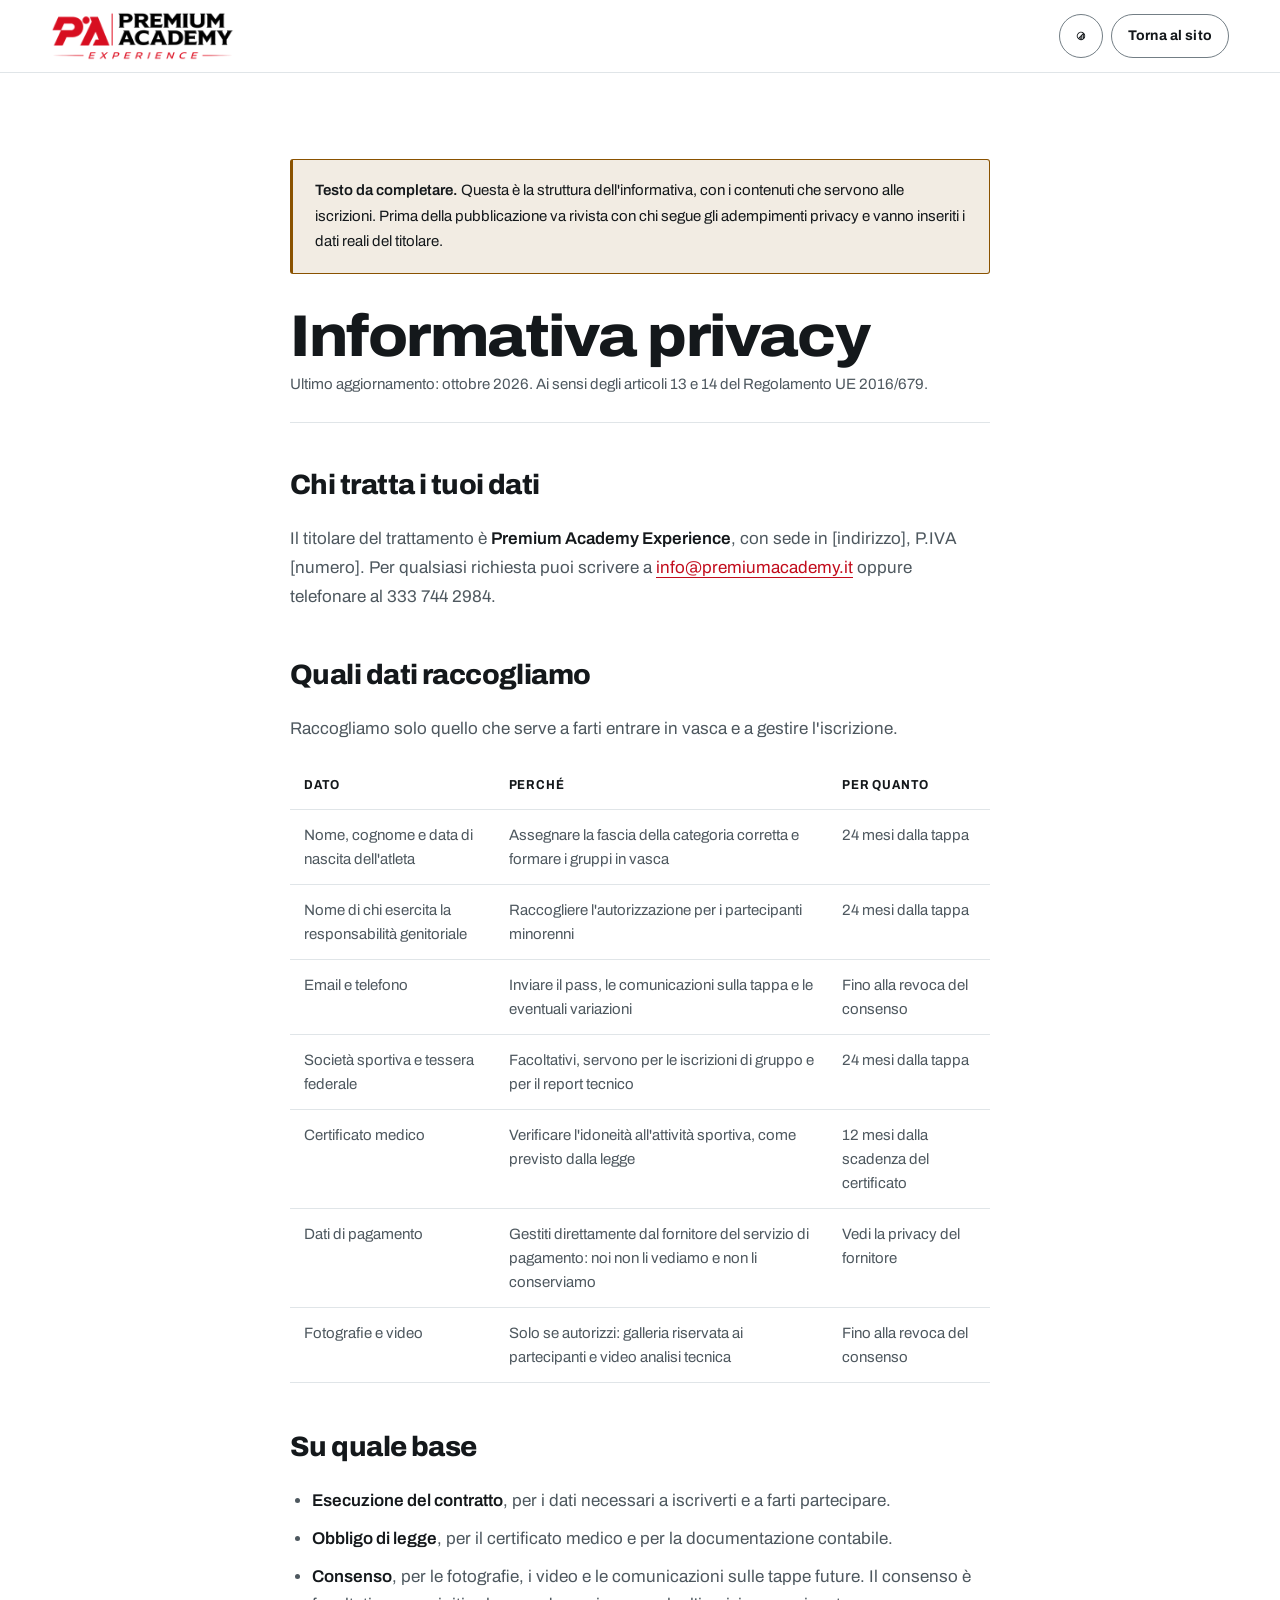
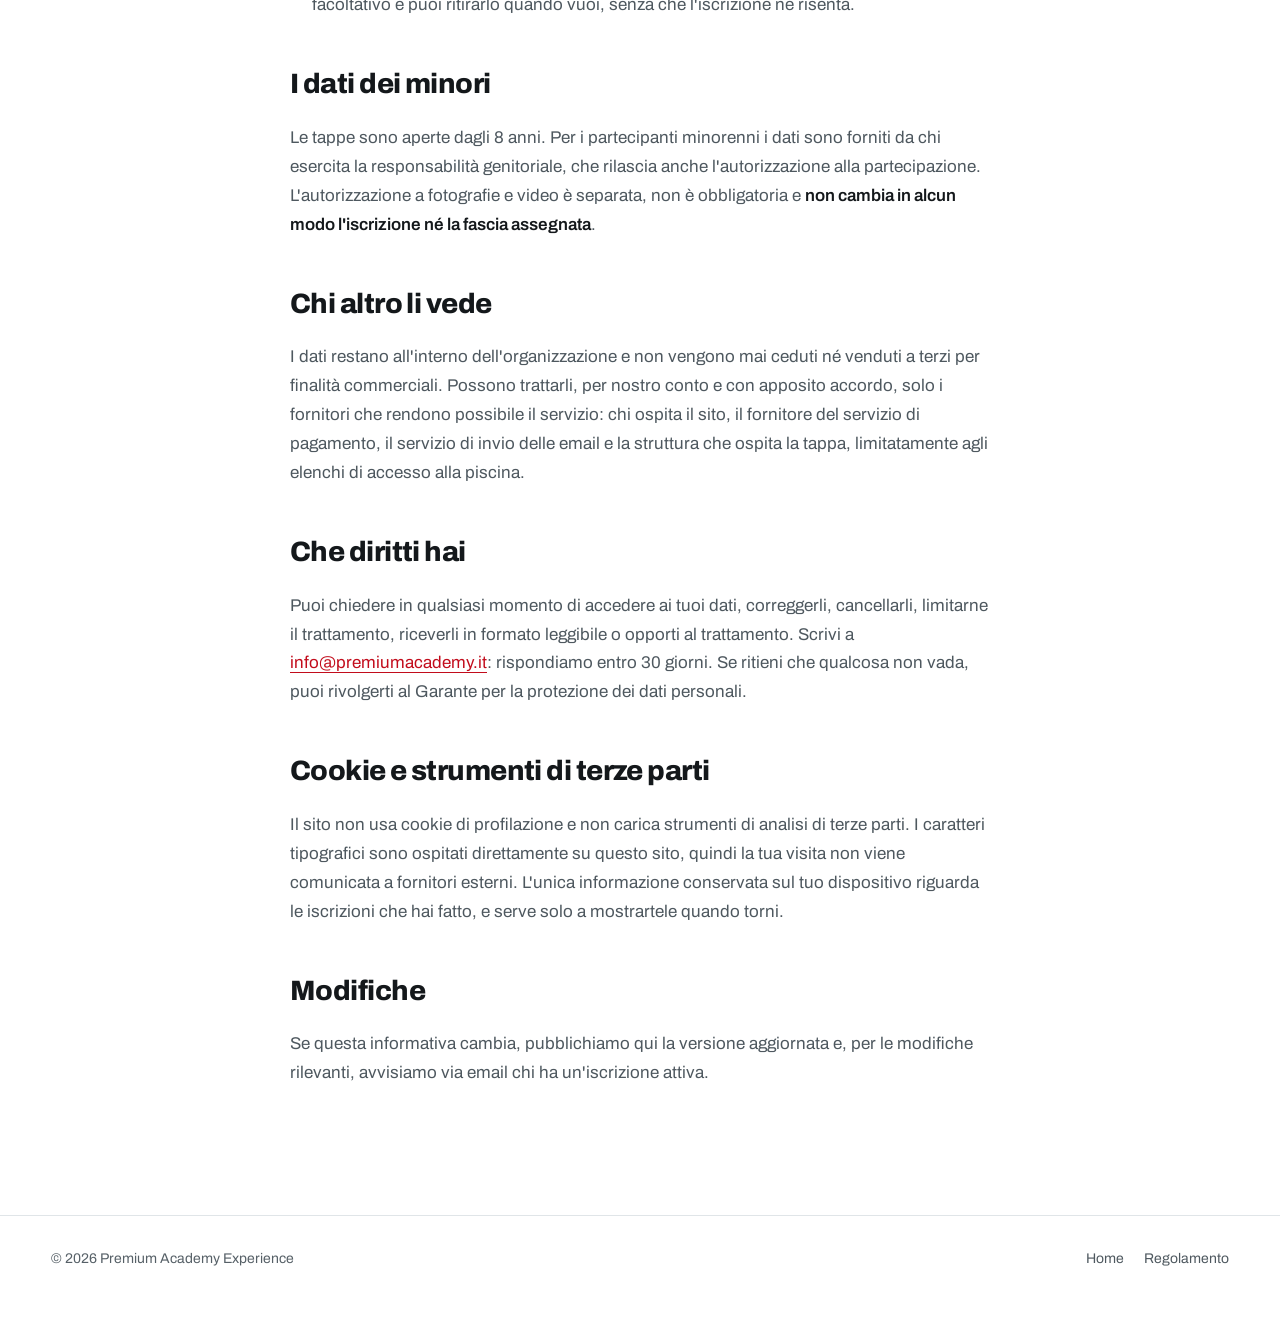
<file: privacy.html>
<!doctype html>
<html lang="it">
<head>
<meta charset="utf-8">
<meta name="viewport" content="width=device-width, initial-scale=1, viewport-fit=cover">
<meta name="theme-color" content="#ffffff">
<script>try{if(localStorage.getItem("pa-theme")==="dark")document.documentElement.setAttribute("data-theme","dark")}catch(e){}</script>
<title>Informativa privacy · Premium Academy Experience</title>
<meta name="description" content="Come Premium Academy Experience tratta i dati personali di atleti, genitori e società sportive che si iscrivono alle tappe.">
<meta name="robots" content="index,follow">
<link rel="icon" href="assets/img/favicon-64.png" sizes="64x64">
<link rel="apple-touch-icon" href="assets/img/apple-touch-icon.png">
<link rel="preload" href="assets/fonts/archivo-var.woff2" as="font" type="font/woff2" crossorigin>
<link rel="stylesheet" href="assets/css/core.css">
<style>
.doc-bar { border-bottom: 1px solid var(--line); }
.doc-bar .wrap { display: flex; align-items: center; justify-content: space-between; gap: 20px; height: 72px; }
.doc-bar .logo-img { --logo-w: 184px; }
@media (max-width: 580px) {
  .doc-bar .logo-img { --logo-w: 148px; }
  /* su schermo stretto il marchio è già il link alla home: il bottone è di troppo */
  .doc-bar .btn.ghost { display: none; }
}
.doc { padding: clamp(44px, 7vw, 86px) 0 clamp(60px, 9vw, 110px); }
.doc-in { max-width: 70ch; }
.doc h1 { margin: 0 0 10px; }
.doc .meta { color: var(--text-2); font-size: 15px; margin: 0 0 40px; padding-bottom: 24px; border-bottom: 1px solid var(--line); }
.doc h2 { margin: 42px 0 12px; font-size: clamp(22px, 2.3vw, 28px); font-weight: 800; letter-spacing: -.02em; }
.doc h2:first-of-type { margin-top: 0; }
.doc p, .doc li { color: var(--text-2); line-height: 1.7; }
.doc strong { color: var(--text); font-weight: 600; }
.doc ul { padding-left: 22px; }
.doc li { margin-bottom: 9px; }
.doc table { width: 100%; border-collapse: collapse; margin: 18px 0; font-size: 15px; }
.doc th, .doc td { text-align: left; padding: 13px 14px; border-bottom: 1px solid var(--line); vertical-align: top; }
.doc th { color: var(--text); font-weight: 700; font-size: 13px; letter-spacing: .06em; text-transform: uppercase; font-variation-settings: 'wdth' 88; }
.doc td { color: var(--text-2); }
.doc a { color: var(--red-bright); text-underline-offset: 4px; }
.banner { padding: 18px 22px; margin-bottom: 36px; border: 1px solid var(--warn); border-left-width: 3px; border-radius: var(--r-s); background: var(--warn-wash); }
.banner p { margin: 0; color: var(--text); font-size: 15px; }
@media (max-width: 580px) {
  .doc table, .doc thead, .doc tbody, .doc tr, .doc th, .doc td { display: block; }
  .doc thead { position: absolute; width: 1px; height: 1px; overflow: hidden; clip-path: inset(50%); }
  .doc tr { padding: 16px 0; border-bottom: 1px solid var(--line); }
  .doc td { border: 0; padding: 0 0 8px; }
  .doc td::before { content: attr(data-l); display: block; margin-bottom: 3px; font-size: 12px; font-weight: 700; letter-spacing: .06em; text-transform: uppercase; color: var(--text-3); }
  .doc td:last-child { padding-bottom: 0; }
}
.doc-foot { padding: 32px 0 50px; border-top: 1px solid var(--line); display: flex; justify-content: space-between; flex-wrap: wrap; gap: 16px; font-size: 14px; color: var(--text-3); }
.doc-foot a { color: var(--text-2); text-decoration: none; }
.doc-foot a:hover { color: var(--text); }
</style>
</head>
<body>
<a class="skip" href="#doc">Vai al contenuto</a>
<header class="doc-bar">
  <div class="wrap">
    <a href="index.html" aria-label="Premium Academy Experience, torna alla home"><span class="logo-img" role="img" aria-label="Premium Academy Experience"></span></a>
    <div style="display:flex;gap:8px;align-items:center"><button class="btn ghost sm icon-btn" data-theme-toggle aria-pressed="false" aria-label="Passa al tema scuro" title="Passa al tema scuro"></button><a class="btn ghost sm" href="index.html">Torna al sito</a></div>
  </div>
</header>

<main class="doc" id="doc">
  <div class="wrap doc-in">
    <div class="banner"><p><strong>Testo da completare.</strong> Questa è la struttura dell'informativa, con i contenuti che servono alle iscrizioni. Prima della pubblicazione va rivista con chi segue gli adempimenti privacy e vanno inseriti i dati reali del titolare.</p></div>

    <h1 class="d2">Informativa privacy</h1>
    <p class="meta">Ultimo aggiornamento: ottobre 2026. Ai sensi degli articoli 13 e 14 del Regolamento UE 2016/679.</p>

    <h2>Chi tratta i tuoi dati</h2>
    <p>Il titolare del trattamento è <strong>Premium Academy Experience</strong>, con sede in [indirizzo], P.IVA [numero]. Per qualsiasi richiesta puoi scrivere a <a href="mailto:info@premiumacademy.it">info@premiumacademy.it</a> oppure telefonare al 333 744 2984.</p>

    <h2>Quali dati raccogliamo</h2>
    <p>Raccogliamo solo quello che serve a farti entrare in vasca e a gestire l'iscrizione.</p>
    <table>
      <thead><tr><th>Dato</th><th>Perché</th><th>Per quanto</th></tr></thead>
      <tbody>
        <tr><td data-l="Dato">Nome, cognome e data di nascita dell'atleta</td><td data-l="Perché">Assegnare la fascia della categoria corretta e formare i gruppi in vasca</td><td data-l="Per quanto">24 mesi dalla tappa</td></tr>
        <tr><td data-l="Dato">Nome di chi esercita la responsabilità genitoriale</td><td data-l="Perché">Raccogliere l'autorizzazione per i partecipanti minorenni</td><td data-l="Per quanto">24 mesi dalla tappa</td></tr>
        <tr><td data-l="Dato">Email e telefono</td><td data-l="Perché">Inviare il pass, le comunicazioni sulla tappa e le eventuali variazioni</td><td data-l="Per quanto">Fino alla revoca del consenso</td></tr>
        <tr><td data-l="Dato">Società sportiva e tessera federale</td><td data-l="Perché">Facoltativi, servono per le iscrizioni di gruppo e per il report tecnico</td><td data-l="Per quanto">24 mesi dalla tappa</td></tr>
        <tr><td data-l="Dato">Certificato medico</td><td data-l="Perché">Verificare l'idoneità all'attività sportiva, come previsto dalla legge</td><td data-l="Per quanto">12 mesi dalla scadenza del certificato</td></tr>
        <tr><td data-l="Dato">Dati di pagamento</td><td data-l="Perché">Gestiti direttamente dal fornitore del servizio di pagamento: noi non li vediamo e non li conserviamo</td><td data-l="Per quanto">Vedi la privacy del fornitore</td></tr>
        <tr><td data-l="Dato">Fotografie e video</td><td data-l="Perché">Solo se autorizzi: galleria riservata ai partecipanti e video analisi tecnica</td><td data-l="Per quanto">Fino alla revoca del consenso</td></tr>
      </tbody>
    </table>

    <h2>Su quale base</h2>
    <ul>
      <li><strong>Esecuzione del contratto</strong>, per i dati necessari a iscriverti e a farti partecipare.</li>
      <li><strong>Obbligo di legge</strong>, per il certificato medico e per la documentazione contabile.</li>
      <li><strong>Consenso</strong>, per le fotografie, i video e le comunicazioni sulle tappe future. Il consenso è facoltativo e puoi ritirarlo quando vuoi, senza che l'iscrizione ne risenta.</li>
    </ul>

    <h2>I dati dei minori</h2>
    <p>Le tappe sono aperte dagli 8 anni. Per i partecipanti minorenni i dati sono forniti da chi esercita la responsabilità genitoriale, che rilascia anche l'autorizzazione alla partecipazione. L'autorizzazione a fotografie e video è separata, non è obbligatoria e <strong>non cambia in alcun modo l'iscrizione né la fascia assegnata</strong>.</p>

    <h2>Chi altro li vede</h2>
    <p>I dati restano all'interno dell'organizzazione e non vengono mai ceduti né venduti a terzi per finalità commerciali. Possono trattarli, per nostro conto e con apposito accordo, solo i fornitori che rendono possibile il servizio: chi ospita il sito, il fornitore del servizio di pagamento, il servizio di invio delle email e la struttura che ospita la tappa, limitatamente agli elenchi di accesso alla piscina.</p>

    <h2>Che diritti hai</h2>
    <p>Puoi chiedere in qualsiasi momento di accedere ai tuoi dati, correggerli, cancellarli, limitarne il trattamento, riceverli in formato leggibile o opporti al trattamento. Scrivi a <a href="mailto:info@premiumacademy.it">info@premiumacademy.it</a>: rispondiamo entro 30 giorni. Se ritieni che qualcosa non vada, puoi rivolgerti al Garante per la protezione dei dati personali.</p>

    <h2>Cookie e strumenti di terze parti</h2>
    <p>Il sito non usa cookie di profilazione e non carica strumenti di analisi di terze parti. I caratteri tipografici sono ospitati direttamente su questo sito, quindi la tua visita non viene comunicata a fornitori esterni. L'unica informazione conservata sul tuo dispositivo riguarda le iscrizioni che hai fatto, e serve solo a mostrartele quando torni.</p>

    <h2>Modifiche</h2>
    <p>Se questa informativa cambia, pubblichiamo qui la versione aggiornata e, per le modifiche rilevanti, avvisiamo via email chi ha un'iscrizione attiva.</p>
  </div>
</main>

<footer class="doc-foot">
  <div class="wrap" style="display:flex;justify-content:space-between;flex-wrap:wrap;gap:16px">
    <span>© <span id="year">2026</span> Premium Academy Experience</span>
    <nav aria-label="Documenti" style="display:flex;gap:20px;flex-wrap:wrap"><a href="index.html">Home</a><a href="regolamento.html">Regolamento</a></nav>
  </div>
</footer>
<script>document.getElementById('year').textContent = new Date().getFullYear();</script>
<script src="assets/js/theme.js" defer></script>
</body>
</html>
</file>
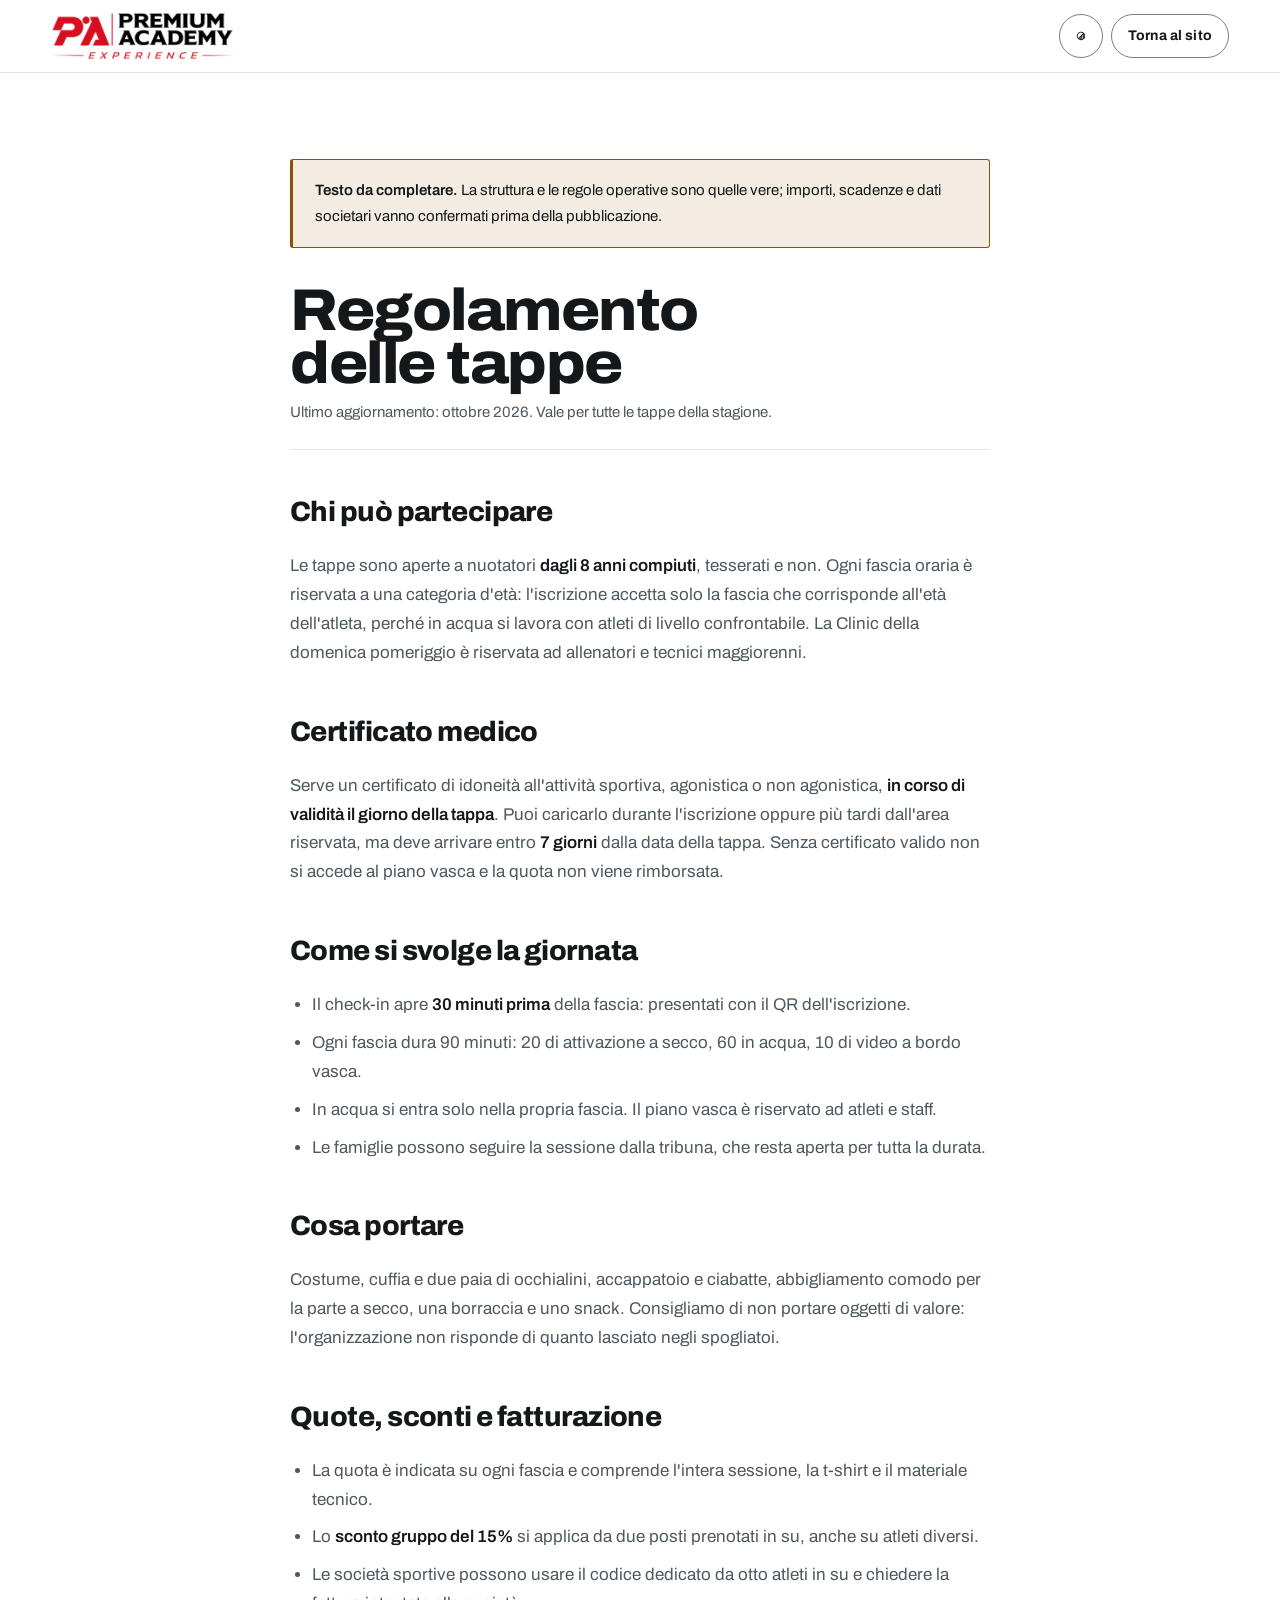
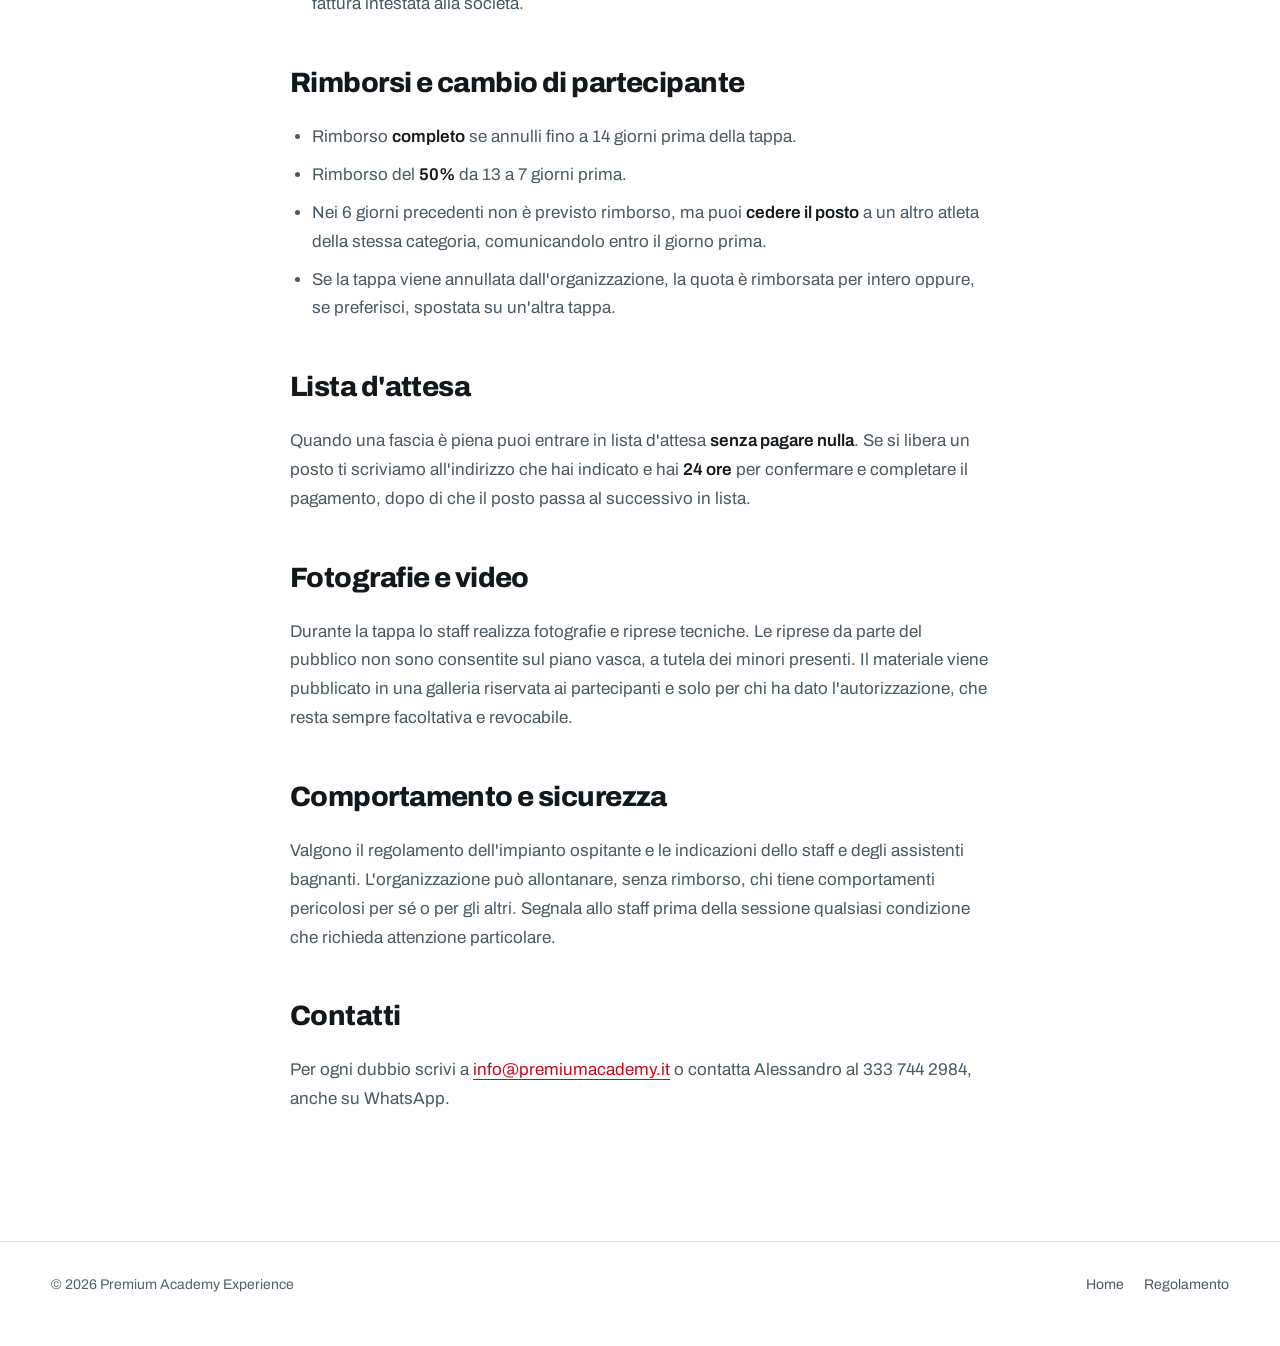
<file: regolamento.html>
<!doctype html>
<html lang="it">
<head>
<meta charset="utf-8">
<meta name="viewport" content="width=device-width, initial-scale=1, viewport-fit=cover">
<meta name="theme-color" content="#ffffff">
<script>try{if(localStorage.getItem("pa-theme")==="dark")document.documentElement.setAttribute("data-theme","dark")}catch(e){}</script>
<title>Regolamento delle tappe · Premium Academy Experience</title>
<meta name="description" content="Come funziona una tappa: orari, check-in, certificato medico, rimborsi, comportamento in vasca e sicurezza.">
<meta name="robots" content="index,follow">
<link rel="icon" href="assets/img/favicon-64.png" sizes="64x64">
<link rel="apple-touch-icon" href="assets/img/apple-touch-icon.png">
<link rel="preload" href="assets/fonts/archivo-var.woff2" as="font" type="font/woff2" crossorigin>
<link rel="stylesheet" href="assets/css/core.css">
<style>
.doc-bar { border-bottom: 1px solid var(--line); }
.doc-bar .wrap { display: flex; align-items: center; justify-content: space-between; gap: 20px; height: 72px; }
.doc-bar .logo-img { --logo-w: 184px; }
@media (max-width: 580px) {
  .doc-bar .logo-img { --logo-w: 148px; }
  /* su schermo stretto il marchio è già il link alla home: il bottone è di troppo */
  .doc-bar .btn.ghost { display: none; }
}
.doc { padding: clamp(44px, 7vw, 86px) 0 clamp(60px, 9vw, 110px); }
.doc-in { max-width: 70ch; }
.doc h1 { margin: 0 0 10px; }
.doc .meta { color: var(--text-2); font-size: 15px; margin: 0 0 40px; padding-bottom: 24px; border-bottom: 1px solid var(--line); }
.doc h2 { margin: 42px 0 12px; font-size: clamp(22px, 2.3vw, 28px); font-weight: 800; letter-spacing: -.02em; }
.doc h2:first-of-type { margin-top: 0; }
.doc p, .doc li { color: var(--text-2); line-height: 1.7; }
.doc strong { color: var(--text); font-weight: 600; }
.doc ul { padding-left: 22px; }
.doc li { margin-bottom: 9px; }
.doc table { width: 100%; border-collapse: collapse; margin: 18px 0; font-size: 15px; }
.doc th, .doc td { text-align: left; padding: 13px 14px; border-bottom: 1px solid var(--line); vertical-align: top; }
.doc th { color: var(--text); font-weight: 700; font-size: 13px; letter-spacing: .06em; text-transform: uppercase; font-variation-settings: 'wdth' 88; }
.doc td { color: var(--text-2); }
.doc a { color: var(--red-bright); text-underline-offset: 4px; }
.banner { padding: 18px 22px; margin-bottom: 36px; border: 1px solid var(--warn); border-left-width: 3px; border-radius: var(--r-s); background: var(--warn-wash); }
.banner p { margin: 0; color: var(--text); font-size: 15px; }
@media (max-width: 580px) {
  .doc table, .doc thead, .doc tbody, .doc tr, .doc th, .doc td { display: block; }
  .doc thead { position: absolute; width: 1px; height: 1px; overflow: hidden; clip-path: inset(50%); }
  .doc tr { padding: 16px 0; border-bottom: 1px solid var(--line); }
  .doc td { border: 0; padding: 0 0 8px; }
  .doc td::before { content: attr(data-l); display: block; margin-bottom: 3px; font-size: 12px; font-weight: 700; letter-spacing: .06em; text-transform: uppercase; color: var(--text-3); }
  .doc td:last-child { padding-bottom: 0; }
}
.doc-foot { padding: 32px 0 50px; border-top: 1px solid var(--line); display: flex; justify-content: space-between; flex-wrap: wrap; gap: 16px; font-size: 14px; color: var(--text-3); }
.doc-foot a { color: var(--text-2); text-decoration: none; }
.doc-foot a:hover { color: var(--text); }
</style>
</head>
<body>
<a class="skip" href="#doc">Vai al contenuto</a>
<header class="doc-bar">
  <div class="wrap">
    <a href="index.html" aria-label="Premium Academy Experience, torna alla home"><span class="logo-img" role="img" aria-label="Premium Academy Experience"></span></a>
    <div style="display:flex;gap:8px;align-items:center"><button class="btn ghost sm icon-btn" data-theme-toggle aria-pressed="false" aria-label="Passa al tema scuro" title="Passa al tema scuro"></button><a class="btn ghost sm" href="index.html">Torna al sito</a></div>
  </div>
</header>

<main class="doc" id="doc">
  <div class="wrap doc-in">
    <div class="banner"><p><strong>Testo da completare.</strong> La struttura e le regole operative sono quelle vere; importi, scadenze e dati societari vanno confermati prima della pubblicazione.</p></div>

    <h1 class="d2">Regolamento delle tappe</h1>
    <p class="meta">Ultimo aggiornamento: ottobre 2026. Vale per tutte le tappe della stagione.</p>

    <h2>Chi può partecipare</h2>
    <p>Le tappe sono aperte a nuotatori <strong>dagli 8 anni compiuti</strong>, tesserati e non. Ogni fascia oraria è riservata a una categoria d'età: l'iscrizione accetta solo la fascia che corrisponde all'età dell'atleta, perché in acqua si lavora con atleti di livello confrontabile. La Clinic della domenica pomeriggio è riservata ad allenatori e tecnici maggiorenni.</p>

    <h2>Certificato medico</h2>
    <p>Serve un certificato di idoneità all'attività sportiva, agonistica o non agonistica, <strong>in corso di validità il giorno della tappa</strong>. Puoi caricarlo durante l'iscrizione oppure più tardi dall'area riservata, ma deve arrivare entro <strong>7 giorni</strong> dalla data della tappa. Senza certificato valido non si accede al piano vasca e la quota non viene rimborsata.</p>

    <h2>Come si svolge la giornata</h2>
    <ul>
      <li>Il check-in apre <strong>30 minuti prima</strong> della fascia: presentati con il QR dell'iscrizione.</li>
      <li>Ogni fascia dura 90 minuti: 20 di attivazione a secco, 60 in acqua, 10 di video a bordo vasca.</li>
      <li>In acqua si entra solo nella propria fascia. Il piano vasca è riservato ad atleti e staff.</li>
      <li>Le famiglie possono seguire la sessione dalla tribuna, che resta aperta per tutta la durata.</li>
    </ul>

    <h2>Cosa portare</h2>
    <p>Costume, cuffia e due paia di occhialini, accappatoio e ciabatte, abbigliamento comodo per la parte a secco, una borraccia e uno snack. Consigliamo di non portare oggetti di valore: l'organizzazione non risponde di quanto lasciato negli spogliatoi.</p>

    <h2>Quote, sconti e fatturazione</h2>
    <ul>
      <li>La quota è indicata su ogni fascia e comprende l'intera sessione, la t-shirt e il materiale tecnico.</li>
      <li>Lo <strong>sconto gruppo del 15%</strong> si applica da due posti prenotati in su, anche su atleti diversi.</li>
      <li>Le società sportive possono usare il codice dedicato da otto atleti in su e chiedere la fattura intestata alla società.</li>
    </ul>

    <h2>Rimborsi e cambio di partecipante</h2>
    <ul>
      <li>Rimborso <strong>completo</strong> se annulli fino a 14 giorni prima della tappa.</li>
      <li>Rimborso del <strong>50%</strong> da 13 a 7 giorni prima.</li>
      <li>Nei 6 giorni precedenti non è previsto rimborso, ma puoi <strong>cedere il posto</strong> a un altro atleta della stessa categoria, comunicandolo entro il giorno prima.</li>
      <li>Se la tappa viene annullata dall'organizzazione, la quota è rimborsata per intero oppure, se preferisci, spostata su un'altra tappa.</li>
    </ul>

    <h2>Lista d'attesa</h2>
    <p>Quando una fascia è piena puoi entrare in lista d'attesa <strong>senza pagare nulla</strong>. Se si libera un posto ti scriviamo all'indirizzo che hai indicato e hai <strong>24 ore</strong> per confermare e completare il pagamento, dopo di che il posto passa al successivo in lista.</p>

    <h2>Fotografie e video</h2>
    <p>Durante la tappa lo staff realizza fotografie e riprese tecniche. Le riprese da parte del pubblico non sono consentite sul piano vasca, a tutela dei minori presenti. Il materiale viene pubblicato in una galleria riservata ai partecipanti e solo per chi ha dato l'autorizzazione, che resta sempre facoltativa e revocabile.</p>

    <h2>Comportamento e sicurezza</h2>
    <p>Valgono il regolamento dell'impianto ospitante e le indicazioni dello staff e degli assistenti bagnanti. L'organizzazione può allontanare, senza rimborso, chi tiene comportamenti pericolosi per sé o per gli altri. Segnala allo staff prima della sessione qualsiasi condizione che richieda attenzione particolare.</p>

    <h2>Contatti</h2>
    <p>Per ogni dubbio scrivi a <a href="mailto:info@premiumacademy.it">info@premiumacademy.it</a> o contatta Alessandro al 333 744 2984, anche su WhatsApp.</p>
  </div>
</main>

<footer class="doc-foot">
  <div class="wrap" style="display:flex;justify-content:space-between;flex-wrap:wrap;gap:16px">
    <span>© <span id="year">2026</span> Premium Academy Experience</span>
    <nav aria-label="Documenti" style="display:flex;gap:20px;flex-wrap:wrap"><a href="index.html">Home</a><a href="regolamento.html">Regolamento</a></nav>
  </div>
</footer>
<script>document.getElementById('year').textContent = new Date().getFullYear();</script>
<script src="assets/js/theme.js" defer></script>
</body>
</html>
</file>
<file: assets/css/core.css>
/* =========================================================================
   PREMIUM ACADEMY EXPERIENCE - sistema visivo "Corsia"
   Fondo inchiostro, rosso PA come unico accento, reticolo a corsie,
   cifre tabulari su tutto ciò che è un tempo, un'età o un posto.

   SCALA DEI RAGGI (regola unica, non moltiplicare mai):
     --r-s  3px  campi, bottoni piccoli, chip
     --r-m  6px  superfici, card, modale
     --r-pill    solo badge di stato e bottoni principali
   ========================================================================= */

/* ---------- font auto-ospitati (nessuna richiesta esterna) ---------- */
@font-face {
  font-family: 'Archivo PA';
  src: url('../fonts/archivo-var.woff2') format('woff2-variations');
  font-weight: 100 900;
  font-stretch: 62% 125%;
  font-style: normal;
  font-display: swap;
}
@font-face {
  font-family: 'Martian PA';
  src: url('../fonts/martian-var.woff2') format('woff2-variations');
  font-weight: 100 800;
  font-style: normal;
  font-display: swap;
}

/* -------------------------------------------------------------------------
   DUE TEMI, UN SOLO SISTEMA

   Il tema chiaro è quello predefinito. Il tema scuro si attiva mettendo
   data-theme="dark" su <html>: lo fa lo script nel <head> di ogni pagina,
   leggendo la scelta salvata, prima che la pagina venga disegnata.

   I nomi dei token non descrivono il colore ma il RUOLO, così valgono in
   entrambi i temi:
     --bg         il fondo della pagina
     --surface    le superfici appoggiate sopra (card, modale, barre)
     --raised     le superfici più staccate (tracce, chip, scheletri)
     --hover      lo stato di passaggio del puntatore
     --text       il testo principale   --text-2 secondario   --text-3 terziario
     --line       separatori decorativi
     --line-strong bordi che identificano un comando: WCAG 1.4.11 chiede 3:1
     --red-bright il rosso usato come TESTO, quindi diverso nei due temi
     --red-hover  il rosso usato come FONDO sotto al bianco
   ------------------------------------------------------------------------- */
:root {
  color-scheme: light;

  --bg: #ffffff;
  --surface: #f4f6f7;
  --raised: #e9edef;
  --hover: #e4e9eb;
  --line: #e0e5e8;
  --line-strong: #737e85;
  --line-soft: #edf0f1;

  --text: #14181b;
  --text-2: #4e585f;
  --text-3: #566067;

  --red: #d70e20;
  --red-bright: #c20c1c;
  --red-hover: #a80a18;
  --red-deep: #8e0714;
  --red-wash: rgba(215, 14, 32, .09);

  --go: #0a6e33;
  --go-wash: rgba(10, 110, 51, .11);
  --warn: #8a5200;
  --warn-wash: rgba(138, 82, 0, .11);

  /* il focus è scuro sul chiaro e chiaro sullo scuro; l'alone lo stacca
     anche quando finisce sopra a un bottone rosso */
  --focus: #14181b;
  --focus-halo: rgba(255, 255, 255, .95);

  /* il secondo colore della corda: sul chiaro è il nero del marchio,
     sullo scuro è il bianco della schiuma */
  --rope-alt: #14181b;

  --scrim: rgba(10, 16, 19, .55);
  --shadow-modal: 0 30px 80px rgba(10, 20, 26, .22);
  --shadow-toast: 0 16px 40px rgba(10, 20, 26, .2);
  --bar-bg: rgba(255, 255, 255, .88);
  --hero-wash: rgba(215, 14, 32, .09);
  --photo-tint: #e9edef;
  --ph-figure: #aab4ba;    /* la sagoma dentro i segnaposto grafici */

  --r-s: 3px;
  --r-m: 6px;
  --r-pill: 999px;

  --f-sans: 'Archivo PA', system-ui, -apple-system, 'Segoe UI', sans-serif;
  --f-mono: 'Martian PA', ui-monospace, 'SF Mono', Menlo, monospace;

  --gutter: clamp(18px, 4vw, 56px);
  --wrap: 1320px;

  --ease: cubic-bezier(.2, .8, .2, 1);
}

/* il mondo "Corsia": l'acqua profonda, con il rosso che resta l'unico accento */
:root[data-theme="dark"] {
  color-scheme: dark;

  --bg: #070d10;
  --surface: #0c1519;
  --raised: #12222a;
  --hover: #1a2f38;
  --line: #22363f;
  --line-strong: #5a6b73;
  --line-soft: #16262c;

  --text: #edf5f7;
  --text-2: #a9c0c8;
  --text-3: #8aa3ac;

  --red-bright: #ff3b4d;
  --red-hover: #b30b1a;
  --red-wash: rgba(215, 14, 32, .14);

  --go: #4ade80;
  --go-wash: rgba(74, 222, 128, .14);
  --warn: #ffb454;
  --warn-wash: rgba(255, 180, 84, .14);

  --focus: #ffffff;
  --focus-halo: rgba(7, 13, 16, .92);
  --rope-alt: #edf5f7;

  --scrim: rgba(3, 7, 9, .82);
  --shadow-modal: 0 40px 120px rgba(3, 7, 9, .7);
  --shadow-toast: 0 20px 50px rgba(3, 7, 9, .6);
  --bar-bg: rgba(7, 13, 16, .86);
  --hero-wash: rgba(215, 14, 32, .2);
  --photo-tint: #12222a;
  --ph-figure: #2b434d;
}

/* ---------- reset ---------- */
*, *::before, *::after { box-sizing: border-box; }
html { scroll-behavior: smooth; -webkit-text-size-adjust: 100%; }
html.pa-lock { overflow: hidden; }
body {
  margin: 0;
  background: var(--bg);
  color: var(--text);
  font: 400 17px/1.6 var(--f-sans);
  font-variation-settings: 'wdth' 100;
  -webkit-font-smoothing: antialiased;
  overflow-x: hidden;
}
img, svg { display: block; max-width: 100%; }
a { color: inherit; }
button, input, select, textarea { font: inherit; color: inherit; }
[hidden] { display: none !important; }

/* un solo anello di focus per tutto il sito, leggibile su qualsiasi fondo */
:focus-visible {
  outline: 2px solid var(--focus);
  outline-offset: 2px;
  border-radius: var(--r-s);
  box-shadow: 0 0 0 5px var(--focus-halo);
}
[tabindex="-1"]:focus { outline: none; box-shadow: none; }
.skip {
  position: fixed; top: 10px; left: 10px; z-index: 200;
  transform: translateY(-160%);
  background: var(--text); color: var(--bg);
  padding: 12px 18px; border-radius: var(--r-s);
  font-weight: 700; text-decoration: none;
  transition: transform .2s var(--ease);
}
.skip:focus { transform: none; }

.wrap { width: min(var(--wrap), 100% - var(--gutter) * 2); margin-inline: auto; }
.sr { position: absolute; width: 1px; height: 1px; padding: 0; margin: -1px; overflow: hidden; clip-path: inset(50%); white-space: nowrap; }

/* ---------- tipografia ---------- */
.d1, .d2, .d3 { margin: 0; font-weight: 800; line-height: .9; letter-spacing: -.025em; text-wrap: balance; }
.d1 { font-size: clamp(46px, 7.6vw, 108px); font-variation-settings: 'wdth' 112; }
.d2 { font-size: clamp(34px, 4.6vw, 64px); font-variation-settings: 'wdth' 108; }
.d3 { font-size: clamp(24px, 2.6vw, 34px); font-variation-settings: 'wdth' 104; }
.lede { color: var(--text-2); font-size: clamp(17px, 1.5vw, 20px); max-width: 58ch; margin: 0; }
.num { font-variant-numeric: tabular-nums; font-feature-settings: 'tnum' 1; }
.mono { font-family: var(--f-mono); font-variant-numeric: tabular-nums; letter-spacing: -.03em; }
.cond { font-variation-settings: 'wdth' 78; }
p { text-wrap: pretty; }

/* ---------- marchio: cambia versione con il tema ----------
   Immagine di sfondo invece di <img>, così il browser scarica solo
   la variante effettivamente in uso. */
.logo-img {
  display: block; width: var(--logo-w, 190px); aspect-ratio: 420 / 110;
  background: url('../img/logo-dark.png') left center / contain no-repeat;
}
:root[data-theme="dark"] .logo-img { background-image: url('../img/logo-light.png'); }

/* bottone quadrato per sole icone */
.icon-btn { width: 44px; min-width: 44px; padding: 0; flex: none; }
.icon-btn svg { width: 22px; height: 22px; }
.icon-btn .ic-dark { display: none; }
:root[data-theme="dark"] .icon-btn .ic-light { display: none; }
:root[data-theme="dark"] .icon-btn .ic-dark { display: block; }

/* ---------- bottoni ---------- */
.btn {
  display: inline-flex; align-items: center; justify-content: center; gap: 9px;
  min-height: 48px; padding: 13px 24px;
  border: 1px solid var(--red); border-radius: var(--r-pill);
  background: var(--red); color: #fff;
  font-weight: 700; font-size: 15px; letter-spacing: .01em;
  text-decoration: none; cursor: pointer; white-space: nowrap;
  transition: background .18s var(--ease), border-color .18s var(--ease), transform .12s var(--ease), color .18s var(--ease);
}
.btn:hover { background: var(--red-hover); border-color: var(--red-hover); }
.btn:active { transform: translateY(1px); }
.btn.ghost { background: transparent; color: var(--text); border-color: var(--line-strong); }
.btn.ghost:hover { background: var(--hover); border-color: var(--text-3); }
.btn.light { background: var(--text); border-color: var(--text); color: var(--bg); }
.btn.light:hover { background: #fff; border-color: #fff; }
.btn.sm { min-height: 44px; padding: 10px 16px; font-size: 14px; }
.btn.lg { min-height: 56px; padding: 16px 32px; font-size: 17px; }
.btn[disabled] { opacity: .55; cursor: progress; }
.btn.block { width: 100%; }
.link {
  background: none; border: 0; padding: 0; cursor: pointer;
  color: var(--text); font-weight: 600; font-size: 15px;
  text-decoration: underline; text-underline-offset: 4px; text-decoration-color: var(--red-bright);
}
.link:hover { color: var(--red-bright); }

/* ---------- corsia: il motivo strutturale ---------- */
.rope {
  height: 6px; border: 0; margin: 0; flex: none;
  background: repeating-linear-gradient(90deg, var(--red) 0 15px, var(--rope-alt) 15px 30px);
  opacity: .9;
}
.rope.thin { height: 3px; opacity: .55; }
.lane-line { height: 1px; background: var(--line); border: 0; margin: 0; }

/* barra di riempimento: la corsia che si riempie.
   Cresce nella stessa direzione dell'etichetta che la accompagna. */
.fill {
  position: relative; height: 10px; border-radius: var(--r-s);
  background: var(--raised); overflow: hidden;
  border: 1px solid var(--line-soft);
}
.fill > i {
  display: block; height: 100%; width: var(--w, 0%);
  background: linear-gradient(90deg, var(--red), var(--red-bright));
  border-radius: inherit;
  transition: width .9s var(--ease);
}
.fill.is-full > i { background: var(--red-bright); }


/* ---------- badge di stato ---------- */
.badge {
  display: inline-flex; align-items: center; gap: 7px;
  padding: 5px 12px; border-radius: var(--r-pill);
  font-size: 13px; font-weight: 700; line-height: 1.3;
  background: var(--raised); color: var(--text-2);
  font-variation-settings: 'wdth' 92;
}
.badge::before { content: ''; width: 7px; height: 7px; border-radius: 50%; background: currentColor; flex: none; }
.badge.is-open { color: var(--go); background: var(--go-wash); }
.badge.is-last { color: var(--warn); background: var(--warn-wash); }
.badge.is-soldout { color: #fff; background: var(--red); }
.badge.is-soon { color: var(--text-2); background: var(--raised); }
.badge.is-past { color: var(--text-3); background: var(--raised); }
.muted { color: var(--text-2); }

/* ---------- cronometro ---------- */
.clock { display: flex; gap: 6px; }
.clock > span {
  display: grid; gap: 3px; justify-items: center;
  min-width: 62px; padding: 9px 8px 7px;
  background: var(--raised); border: 1px solid var(--line-soft);
  border-radius: var(--r-s);
  font-size: 11px; color: var(--text-2);
  font-variation-settings: 'wdth' 85;
}
.clock b {
  font: 600 clamp(22px, 2.4vw, 30px)/1 var(--f-mono);
  font-variant-numeric: tabular-nums; color: var(--text);
}
.clock.sm > span { min-width: 48px; padding: 6px 6px 5px; font-size: 10px; }
.clock.sm b { font-size: 18px; }

/* ---------- mappa Italia ---------- */
.pa-map { width: 100%; height: auto; overflow: visible; }
.pa-map-land { fill: var(--raised); }
.pa-map-dot { fill: var(--raised); }
.pa-pin { cursor: pointer; }
.pa-pin-hit { fill: transparent; }
.pa-pin-dot { fill: var(--red); stroke: var(--bg); stroke-width: 2; transition: r .18s var(--ease); }
.pa-pin-label { stroke: var(--bg); }
.pa-pin-pulse { fill: var(--red); opacity: .2; transform-origin: center; animation: paPulse 2.6s ease-out infinite; }
.pa-pin.is-soon .pa-pin-dot, .pa-pin.is-soldout .pa-pin-dot { fill: var(--text-3); }
.pa-pin.is-soon .pa-pin-pulse, .pa-pin.is-soldout .pa-pin-pulse { display: none; }
.pa-pin-label {
  font: 700 12px var(--f-sans); font-variation-settings: 'wdth' 85;
  fill: var(--text); paint-order: stroke; stroke: var(--bg); stroke-width: 4px; pointer-events: none;
}
.pa-pin:hover .pa-pin-dot, .pa-pin:focus-visible .pa-pin-dot, .pa-pin.is-active .pa-pin-dot { r: 10; }
.pa-pin:focus-visible { outline: none; }
.pa-pin:focus-visible .pa-pin-hit { fill: var(--red-wash); stroke: var(--focus); stroke-width: 2; }
@keyframes paPulse { 0% { transform: scale(.35); opacity: .45 } 100% { transform: scale(1.25); opacity: 0 } }

/* ---------- modale ---------- */
.pa-modal { position: fixed; inset: 0; z-index: 1000; display: grid; place-items: center; padding: 20px; }
.pa-modal-back {
  position: absolute; inset: 0; background: var(--scrim);
  backdrop-filter: blur(5px); opacity: 0; transition: opacity .25s var(--ease);
}
.pa-modal-panel {
  position: relative; width: min(760px, 100%); max-height: calc(100dvh - 40px);
  overflow: auto; overscroll-behavior: contain;
  background: var(--surface); border: 1px solid var(--line);
  border-radius: var(--r-m);
  box-shadow: var(--shadow-modal);
  transform: translateY(20px) scale(.985); opacity: 0;
  transition: transform .32s var(--ease), opacity .22s var(--ease);
  outline: none;
}
.pa-modal-panel.is-wide { width: min(980px, 100%); }
.pa-modal.is-open .pa-modal-back { opacity: 1; }
.pa-modal.is-open .pa-modal-panel { transform: none; opacity: 1; }
.pa-modal-x {
  position: sticky; top: 14px; float: right; z-index: 4;
  margin: 14px 14px 0 0; width: 44px; height: 44px;
  border: 1px solid var(--line-strong); border-radius: var(--r-pill);
  background: var(--raised); color: var(--text);
  font-size: 20px; line-height: 1; cursor: pointer;
}
.pa-modal-x:hover { background: var(--hover); }
.pa-modal-body { padding: clamp(22px, 3.4vw, 40px); }
@media (max-width: 680px) {
  .pa-modal { padding: 0; align-items: flex-end; }
  .pa-modal-panel { width: 100%; max-height: 94dvh; border-radius: var(--r-m) var(--r-m) 0 0; border-bottom: 0; }
}

/* conferma di uscita, dentro la modale */
.pa-leave { padding: clamp(22px, 3.4vw, 40px); }
.pa-leave h3 { margin: 0 0 10px; font-size: 24px; font-weight: 800; }
.pa-leave p { color: var(--text-2); margin: 0 0 22px; }
.pa-leave-act { display: flex; gap: 10px; flex-wrap: wrap; }

/* ---------- scheda evento ---------- */
.pa-ev-head { border-bottom: 1px solid var(--line); padding-bottom: 24px; }
.pa-ev-kick { display: flex; flex-wrap: wrap; gap: 10px; align-items: center; color: var(--text-2); font-size: 14px; }
.pa-ev-title { margin: 14px 0 8px; font-size: clamp(42px, 7vw, 76px); font-weight: 800; line-height: .9; letter-spacing: -.035em; font-variation-settings: 'wdth' 112; }
.pa-ev-meta { margin: 0; color: var(--text-2); line-height: 1.55; }
.pa-ev-act { display: flex; flex-wrap: wrap; gap: 10px; margin-top: 22px; }
.pa-ev-clock { margin-top: 20px; }

.pa-tabs { display: flex; gap: 2px; overflow-x: auto; margin: 18px 0 22px; border-bottom: 1px solid var(--line); scrollbar-width: none; }
.pa-tabs::-webkit-scrollbar { display: none; }
.pa-tabs button {
  background: none; border: 0; border-bottom: 3px solid transparent;
  padding: 13px 16px; min-height: 48px;
  color: var(--text-2); font-weight: 600; font-size: 15px; cursor: pointer; white-space: nowrap;
  margin-bottom: -1px;
}
.pa-tabs button[aria-selected="true"] { color: var(--text); border-color: var(--red); }
.pa-tabs button:hover { color: var(--text); }

.pa-day {
  display: flex; align-items: center; gap: 14px;
  margin: 26px 0 12px; font-size: 15px; font-weight: 700;
  color: var(--text-2); text-transform: none;
  font-variation-settings: 'wdth' 88;
}
.pa-day::after { content: ''; flex: 1; height: 1px; background: var(--line); }

/* LA RIGA FASCIA - il componente protagonista */
.pa-slots { list-style: none; margin: 0; padding: 0; display: grid; gap: 8px; }
.pa-slot {
  display: grid; grid-template-columns: 84px 1fr auto; gap: 18px; align-items: center;
  padding: 16px 18px;
  background: var(--surface); border: 1px solid var(--line);
  border-left: 3px solid var(--red);
  border-radius: var(--r-s);
}
.pa-slot.is-full { border-left-color: var(--line); background: transparent; }
.pa-slot-time { font: 600 21px/1.1 var(--f-mono); font-variant-numeric: tabular-nums; letter-spacing: -.04em; }
.pa-slot-time span { display: block; margin-top: 4px; font-size: 12px; color: var(--text-2); font-weight: 400; }
.pa-slot-cat { font-size: 19px; font-weight: 800; font-variation-settings: 'wdth' 104; }
.pa-slot-cat span { font-size: 14px; font-weight: 400; color: var(--text-2); margin-left: 8px; font-variation-settings: 'wdth' 100; }
.pa-slot-focus { margin: 3px 0 10px; font-size: 14px; color: var(--text-2); }
.pa-slot-left { display: block; margin-top: 7px; font-size: 12px; color: var(--text-2); }
.pa-slot-cta { display: grid; gap: 9px; justify-items: end; }
.pa-slot-price { font: 600 19px var(--f-mono); font-variant-numeric: tabular-nums; }
@media (max-width: 620px) {
  .pa-slot { grid-template-columns: 70px 1fr; gap: 12px; }
  .pa-slot-cta { grid-column: 1 / -1; grid-auto-flow: column; justify-content: space-between; align-items: center; }
}

.pa-note {
  margin-top: 20px; padding: 14px 18px;
  border-left: 3px solid var(--red); background: var(--raised);
  border-radius: 0 var(--r-s) var(--r-s) 0;
  font-size: 14px; color: var(--text-2);
}

.pa-coachlist { display: grid; gap: 20px; }
.pa-coach { display: grid; grid-template-columns: 112px 1fr; gap: 20px; align-items: start; }
.pa-coach h4 { margin: 0; font-size: 21px; font-weight: 800; }
.pa-coach p { margin: 5px 0 0; font-size: 15px; line-height: 1.55; color: var(--text-2); }
.pa-coach .role { color: var(--red-bright); font-weight: 600; font-size: 14px; }
.pa-avatar { width: 100%; aspect-ratio: 3/4; object-fit: cover; object-position: top; border-radius: var(--r-s); background: var(--raised); }

.pa-venue { display: grid; grid-template-columns: 1.05fr 1fr; gap: 22px; margin-bottom: 18px; }
.pa-dl { display: grid; grid-template-columns: auto 1fr; gap: 10px 18px; margin: 0; font-size: 15px; }
.pa-dl dt { color: var(--text-2); }
.pa-dl dd { margin: 0; font-weight: 600; }
.pa-two { display: grid; grid-template-columns: 1fr 1fr; gap: 26px; }
.pa-list { padding-left: 20px; margin: 0; line-height: 1.85; font-size: 15px; color: var(--text-2); }
.pa-modal h4 { font-size: 18px; font-weight: 800; margin: 22px 0 10px; }
@media (max-width: 680px) { .pa-venue, .pa-two { grid-template-columns: 1fr; } .pa-coach { grid-template-columns: 88px 1fr; } }

.pa-photo { width: 100%; height: 100%; border-radius: var(--r-s); }

/* ---------- FAQ ---------- */
.faq { border-top: 1px solid var(--line); }
.faq-item { border-bottom: 1px solid var(--line); }
.faq-q {
  width: 100%; display: flex; justify-content: space-between; align-items: center; gap: 18px;
  padding: 19px 0; min-height: 48px;
  background: none; border: 0; text-align: left; cursor: pointer;
  font-size: 17px; font-weight: 600; color: var(--text);
}
.faq-q:hover { color: var(--red-bright); }
.faq-q i { position: relative; width: 14px; height: 14px; flex: none; }
.faq-q i::before, .faq-q i::after { content: ''; position: absolute; left: 0; top: 6px; width: 14px; height: 2px; background: var(--red-bright); transition: transform .22s var(--ease); }
.faq-q i::after { transform: rotate(90deg); }
.faq-q[aria-expanded="true"] i::after { transform: rotate(0); }
.faq-a p { margin: 0 0 20px; color: var(--text-2); max-width: 70ch; line-height: 1.65; }

/* ---------- wizard di iscrizione ---------- */
.pa-steps { display: flex; gap: 6px; padding: 0; margin: 0 48px 24px 0; list-style: none; overflow-x: auto; scrollbar-width: none; }
.pa-steps::-webkit-scrollbar { display: none; }
.pa-steps li {
  display: flex; align-items: center; gap: 8px; white-space: nowrap;
  padding: 7px 14px 7px 7px; border-radius: var(--r-pill);
  background: var(--raised); color: var(--text-2);
  font-size: 13px; font-weight: 600;
  font-variation-settings: 'wdth' 90;
}
.pa-steps b { display: grid; place-items: center; width: 22px; height: 22px; border-radius: 50%; background: var(--hover); color: var(--text-2); font-size: 12px; }
.pa-steps li.is-on { color: var(--text); background: var(--hover); }
.pa-steps li.is-on b, .pa-steps li.is-done b { background: var(--red); color: #fff; }
.pa-h { margin: 0 0 8px; font-size: clamp(25px, 3.4vw, 34px); font-weight: 800; letter-spacing: -.02em; }
.pa-sub { margin: 0 0 22px; color: var(--text-2); max-width: 62ch; }

.field { display: grid; gap: 7px; margin: 0 0 16px; }
.field > span { font-size: 13px; font-weight: 600; color: var(--text-2); }
.field input, .field select, .field textarea {
  width: 100%; min-height: 48px; padding: 12px 14px;
  background: var(--bg); color: var(--text);
  border: 1px solid var(--line-strong); border-radius: var(--r-s);
  font-size: 16px;
}
.field input::placeholder { color: var(--text-3); }
.field input:hover, .field select:hover { border-color: var(--text-3); }
.field [aria-invalid="true"] { border-color: var(--red-bright); background: rgba(215, 14, 32, .08); }
.field-err { display: flex; align-items: flex-start; gap: 7px; font-size: 13px; font-weight: 600; color: var(--red-bright); }
.field-err::before { content: '!'; display: grid; place-items: center; width: 16px; height: 16px; flex: none; margin-top: 1px; border-radius: 50%; background: var(--red-bright); color: var(--bg); font-size: 11px; font-weight: 800; }
.field-ok { font-size: 13px; font-weight: 600; color: var(--go); }

.grid-2 { display: grid; grid-template-columns: 1fr 1fr; gap: 0 16px; }
.grid-3 { display: grid; grid-template-columns: repeat(3, 1fr); gap: 0 16px; }
.span-all { grid-column: 1 / -1; }
@media (max-width: 680px) { .grid-2, .grid-3 { grid-template-columns: 1fr; } }

.errsum {
  margin: 0 0 20px; padding: 14px 18px;
  border: 1px solid var(--red-bright); border-left-width: 3px;
  border-radius: var(--r-s); background: rgba(215, 14, 32, .1);
}
.errsum p { margin: 0 0 6px; font-weight: 700; font-size: 15px; }
.errsum ul { margin: 0; padding-left: 20px; font-size: 14px; color: var(--text-2); }
.errsum button { color: var(--red-bright); }

.seg { display: flex; flex-wrap: wrap; gap: 8px; margin: 0 0 20px; }
.seg button {
  min-height: 44px; padding: 10px 18px;
  background: var(--surface); color: var(--text-2);
  border: 1px solid var(--line-strong); border-radius: var(--r-pill);
  font-weight: 600; font-size: 14px; cursor: pointer;
}
.seg button[aria-checked="true"] { background: var(--text); color: var(--bg); border-color: var(--text); }

.check { display: flex; gap: 12px; align-items: flex-start; margin: 14px 0; font-size: 15px; line-height: 1.5; cursor: pointer; }
.check input { width: 22px; height: 22px; flex: none; margin: 0; accent-color: var(--red); }
.check a { color: var(--red-bright); text-underline-offset: 3px; }
.callout { padding: 18px; border: 1px solid var(--line); border-radius: var(--r-s); background: var(--surface); margin: 6px 0 16px; }
.callout > :last-child { margin-bottom: 0; }

/* righe atleta */
.ath { border: 1px solid var(--line); border-radius: var(--r-s); padding: 16px; margin-bottom: 12px; background: var(--surface); }
.ath-head { display: flex; justify-content: space-between; align-items: center; gap: 12px; margin-bottom: 12px; }
.ath-head h4 { margin: 0; font-size: 14px; font-weight: 700; color: var(--text-2); font-variation-settings: 'wdth' 88; }
.ath-head button { color: var(--text-2); font-size: 14px; }
.ath-head button:hover { color: var(--red-bright); }

/* scelta fascia */
.pick { display: grid; gap: 10px; }
.pick-item { position: relative; }
.pick-item input { position: absolute; inset: 0; opacity: 0; width: 100%; height: 100%; margin: 0; cursor: pointer; }
.pick-box {
  display: grid; grid-template-columns: 76px 1fr auto; gap: 16px; align-items: center;
  padding: 15px 18px; min-height: 76px;
  border: 1px solid var(--line-strong); border-left: 3px solid var(--line-strong);
  border-radius: var(--r-s); background: var(--surface);
  transition: border-color .18s var(--ease), background .18s var(--ease);
}
.pick-item input:hover + .pick-box { border-color: var(--text-3); }
.pick-item input:checked + .pick-box { border-color: var(--red); border-left-color: var(--red); background: var(--red-wash); }
.pick-item input:focus-visible + .pick-box { outline: 2px solid var(--focus); outline-offset: 2px; box-shadow: 0 0 0 5px var(--focus-halo); }
.pick-box .t { font: 600 17px var(--f-mono); font-variant-numeric: tabular-nums; letter-spacing: -.04em; }
.pick-box .t span { display: block; font-family: var(--f-sans); font-size: 11px; color: var(--text-2); font-weight: 400; letter-spacing: 0; }
.pick-box .c { font-size: 17px; font-weight: 800; }
.pick-box .c span { display: block; font-size: 13px; font-weight: 400; color: var(--text-2); }
.pick-box .p { text-align: right; font-size: 13px; color: var(--text-2); }
.pick-box .p b { display: block; font: 600 17px var(--f-mono); color: var(--text); font-variant-numeric: tabular-nums; }
.pick-item.is-full .pick-box { opacity: .72; }
@media (max-width: 560px) { .pick-box { grid-template-columns: 64px 1fr; } .pick-box .p { grid-column: 1 / -1; text-align: left; display: flex; gap: 8px; align-items: baseline; } .pick-box .p b { display: inline; } }

.pick-more { margin-top: 14px; }
.pick-none { padding: 20px; border: 1px dashed var(--line); border-radius: var(--r-s); color: var(--text-2); }

/* caricamento file */
.drop {
  display: block; padding: 26px; text-align: center; cursor: pointer;
  border: 1px dashed var(--line-strong); border-radius: var(--r-s);
  color: var(--text-2); font-size: 15px; line-height: 1.6; margin-bottom: 16px;
}
.drop:hover { border-color: var(--red); color: var(--text); }
.drop b { color: var(--text); }
.drop:focus-within { outline: 2px solid var(--focus); outline-offset: 2px; }
.drop input { position: absolute; width: 1px; height: 1px; opacity: 0; }

/* riepilogo e pagamento */
.summary { padding: 20px; border: 1px solid var(--line); border-radius: var(--r-s); background: var(--surface); margin-bottom: 20px; }
.summary h4 { margin: 0 0 14px; font-size: 14px; color: var(--text-2); font-weight: 700; font-variation-settings: 'wdth' 88; }
.sum-row { display: flex; justify-content: space-between; gap: 14px; padding: 11px 0; border-bottom: 1px solid var(--line-soft); font-size: 15px; }
.sum-row:last-of-type { border-bottom: 0; }
.sum-row b { font-weight: 700; }
.sum-row small { display: block; color: var(--text-2); font-weight: 400; font-size: 13px; margin-top: 2px; }
.sum-row .v { font-family: var(--f-mono); font-variant-numeric: tabular-nums; white-space: nowrap; }
.sum-total { display: flex; justify-content: space-between; align-items: baseline; gap: 14px; margin-top: 14px; padding-top: 16px; border-top: 1px solid var(--line); }
.sum-total b { font-size: 15px; }
.sum-total .v { font: 700 30px var(--f-mono); font-variant-numeric: tabular-nums; letter-spacing: -.03em; }

.hold {
  display: flex; align-items: center; gap: 12px; flex-wrap: wrap;
  padding: 13px 18px; margin-bottom: 20px;
  border: 1px solid var(--line); border-left: 3px solid var(--go);
  border-radius: var(--r-s); background: var(--surface); font-size: 14px;
}
.hold.is-warn { border-left-color: var(--warn); }
.hold.is-over { border-left-color: var(--red-bright); }
.hold b { font-family: var(--f-mono); font-variant-numeric: tabular-nums; font-size: 16px; }

.payhost {
  padding: 22px; margin-bottom: 16px;
  border: 1px solid var(--line); border-radius: var(--r-s); background: var(--surface);
}
.payhost-row { display: flex; align-items: center; justify-content: space-between; gap: 14px; flex-wrap: wrap; }
.payhost-row p { margin: 0; color: var(--text-2); font-size: 14px; max-width: 46ch; }
.payhost-logo { display: flex; gap: 8px; align-items: center; color: var(--text-2); font-size: 13px; font-weight: 700; }
.demo {
  display: flex; align-items: center; gap: 12px; flex-wrap: wrap;
  margin: 0 0 18px; padding: 12px 16px;
  border: 1px dashed var(--line-strong); border-radius: var(--r-s);
  font-size: 13px; color: var(--text-2);
}
.demo select { min-height: 40px; padding: 8px 12px; background: var(--bg); color: var(--text); border: 1px solid var(--line-strong); border-radius: var(--r-s); font-size: 14px; }

.wiz-foot {
  position: sticky; bottom: 0; z-index: 3;
  display: flex; justify-content: space-between; align-items: center; gap: 14px;
  margin-top: 26px; padding: 18px 0 2px;
  border-top: 1px solid var(--line);
  background: linear-gradient(to top, var(--surface) 72%, transparent);
}
.wiz-foot .r { display: flex; align-items: center; gap: 16px; }
.wiz-tot { font-size: 14px; color: var(--text-2); }
.wiz-tot b { font-family: var(--f-mono); color: var(--text); font-variant-numeric: tabular-nums; }
@media (max-width: 520px) { .wiz-tot { display: none; } }

/* conferma */
.done { display: grid; gap: 26px; }
.done-top { display: grid; grid-template-columns: 1fr auto; gap: 26px; align-items: start; }
.done-name { font-size: clamp(30px, 4.4vw, 48px); font-weight: 800; line-height: 1; letter-spacing: -.03em; margin: 10px 0 14px; font-variation-settings: 'wdth' 106; }
.done-when { display: grid; gap: 4px; font-size: 17px; }
.done-when .mono { font-size: 20px; }
.done-qr { display: grid; gap: 8px; justify-items: center; padding: 14px; background: #fff; border: 1px solid var(--line); border-radius: var(--r-s); }
.done-qr code { color: #111; font: 600 13px var(--f-mono); }
.done-next { padding: 18px; border: 1px solid var(--warn); border-left-width: 3px; border-radius: var(--r-s); background: var(--warn-wash); }
.done-next b { display: block; margin-bottom: 4px; }
.done-next p { margin: 0; font-size: 15px; color: var(--text-2); }
.done-act { display: flex; flex-wrap: wrap; gap: 10px; }
@media (max-width: 600px) { .done-top { grid-template-columns: 1fr; } .done-qr { justify-self: start; } }

/* ---------- area riservata ---------- */
.regs { list-style: none; margin: 0; padding: 0; display: grid; gap: 10px; }
.reg { display: grid; grid-template-columns: 92px 1fr auto; gap: 18px; align-items: center; padding: 14px; border: 1px solid var(--line); border-radius: var(--r-s); background: var(--surface); }
.reg .qr-wrap { background: #fff; padding: 5px; border: 1px solid var(--line); border-radius: var(--r-s); }
.reg b { font-size: 19px; font-weight: 800; }
.reg p { margin: 5px 0 0; font-size: 14px; color: var(--text-2); }
@media (max-width: 600px) { .reg { grid-template-columns: 72px 1fr; } .reg > :last-child { grid-column: 1 / -1; } }
.docs { list-style: none; margin: 0; padding: 0; }
.docs li { display: flex; justify-content: space-between; align-items: center; gap: 14px; padding: 15px 0; border-bottom: 1px solid var(--line); font-size: 15px; }
.media { display: grid; grid-template-columns: repeat(4, 1fr); gap: 8px; }
.media figure { margin: 0; aspect-ratio: 1; overflow: hidden; border-radius: var(--r-s); }
@media (max-width: 600px) { .media { grid-template-columns: repeat(2, 1fr); } }
.empty { padding: 36px 20px; text-align: center; border: 1px dashed var(--line-strong); border-radius: var(--r-s); }
.empty p { color: var(--text-2); margin: 0 0 18px; }

/* ---------- scheletri di caricamento ---------- */
.skel { background: var(--raised); border: 1px solid var(--line-soft); border-radius: var(--r-s); }
.skel-lane { height: 92px; margin-bottom: 8px; }
.skel-slot { height: 86px; margin-bottom: 8px; }

/* ---------- toast ---------- */
.toast {
  position: fixed; left: 50%; bottom: 26px; z-index: 2000;
  max-width: calc(100% - 32px); padding: 14px 20px;
  transform: translate(-50%, 26px); opacity: 0; pointer-events: none;
  background: var(--raised); color: var(--text);
  border: 1px solid var(--line); border-left: 3px solid var(--go);
  border-radius: var(--r-s);
  font-size: 15px; font-weight: 600; text-align: center;
  box-shadow: var(--shadow-toast);
  transition: transform .26s var(--ease), opacity .26s var(--ease);
}
.toast.is-on { transform: translate(-50%, 0); opacity: 1; }
.toast.is-bad { border-left-color: var(--red-bright); }

/* ---------- movimento ---------- */
@media (prefers-reduced-motion: reduce) {
  *, *::before, *::after {
    animation-duration: .001ms !important; animation-iteration-count: 1 !important;
    transition-duration: .001ms !important; scroll-behavior: auto !important;
  }
}
</file>
